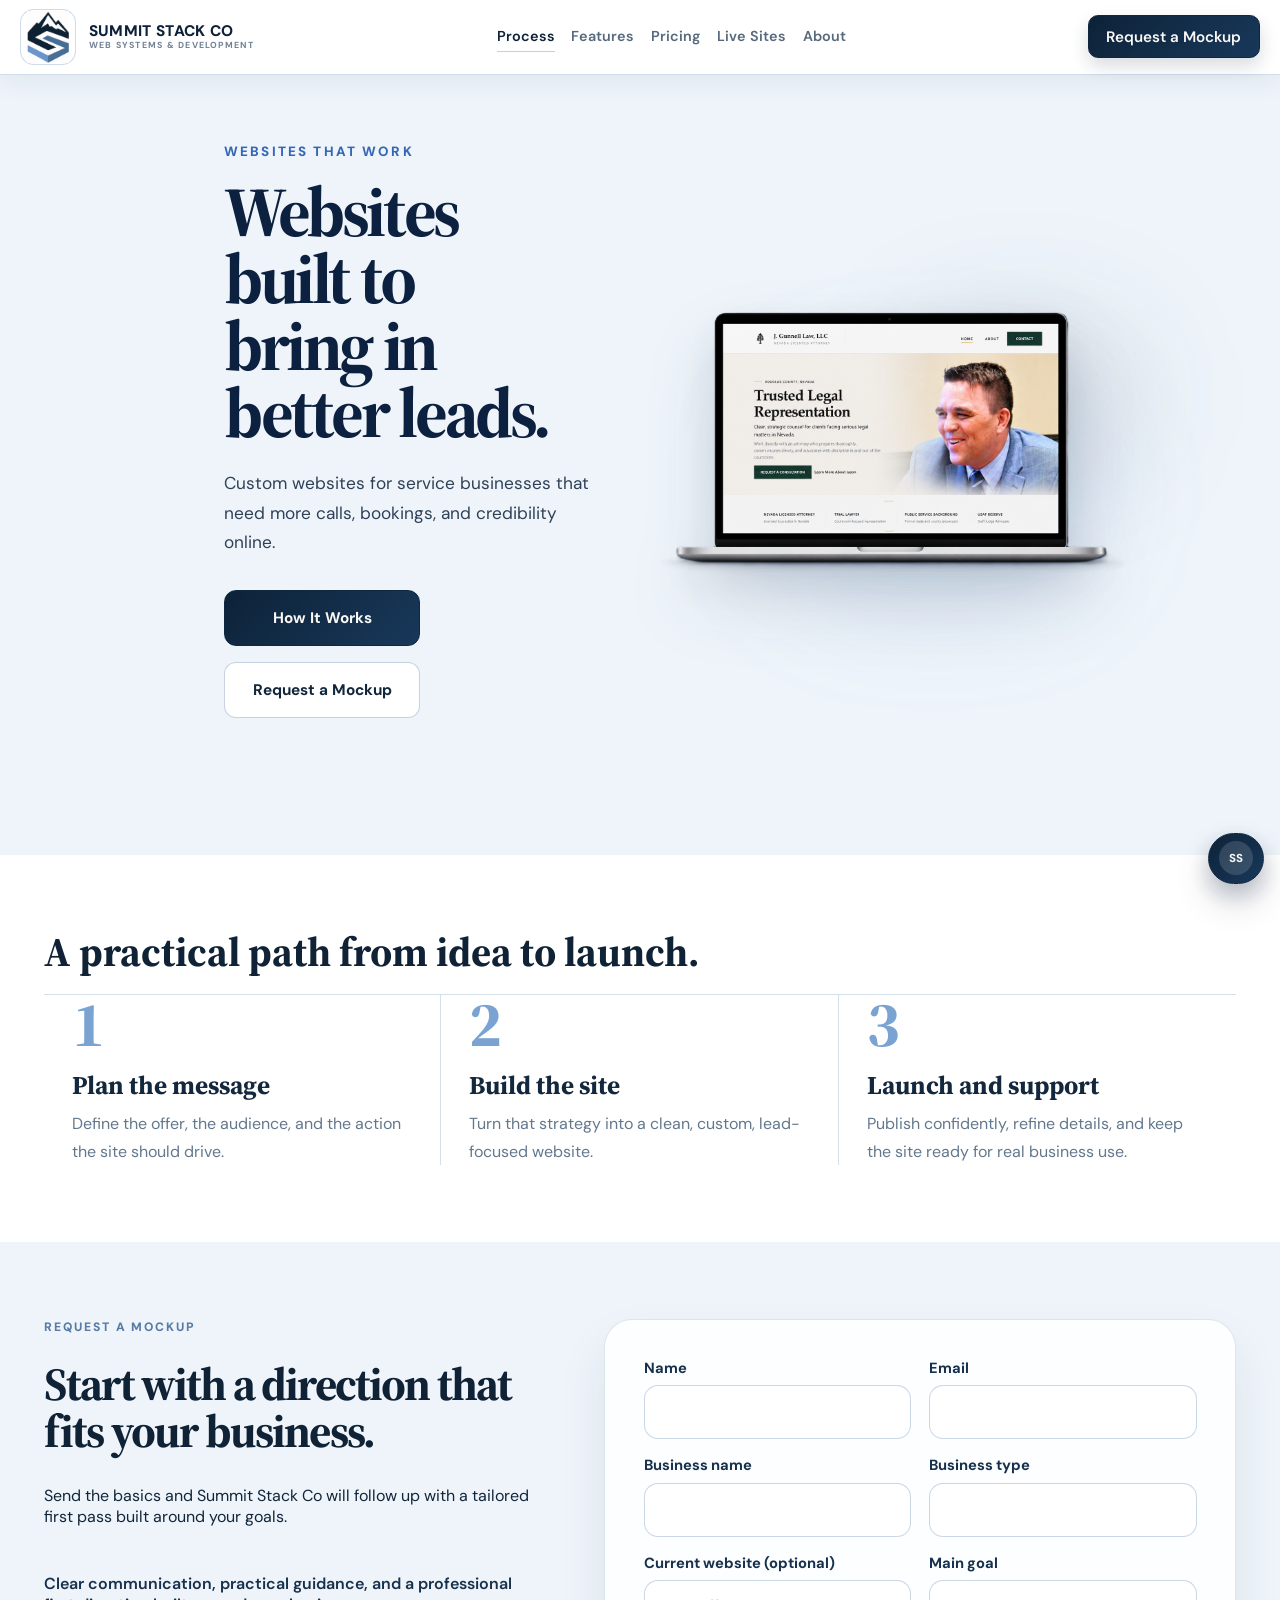
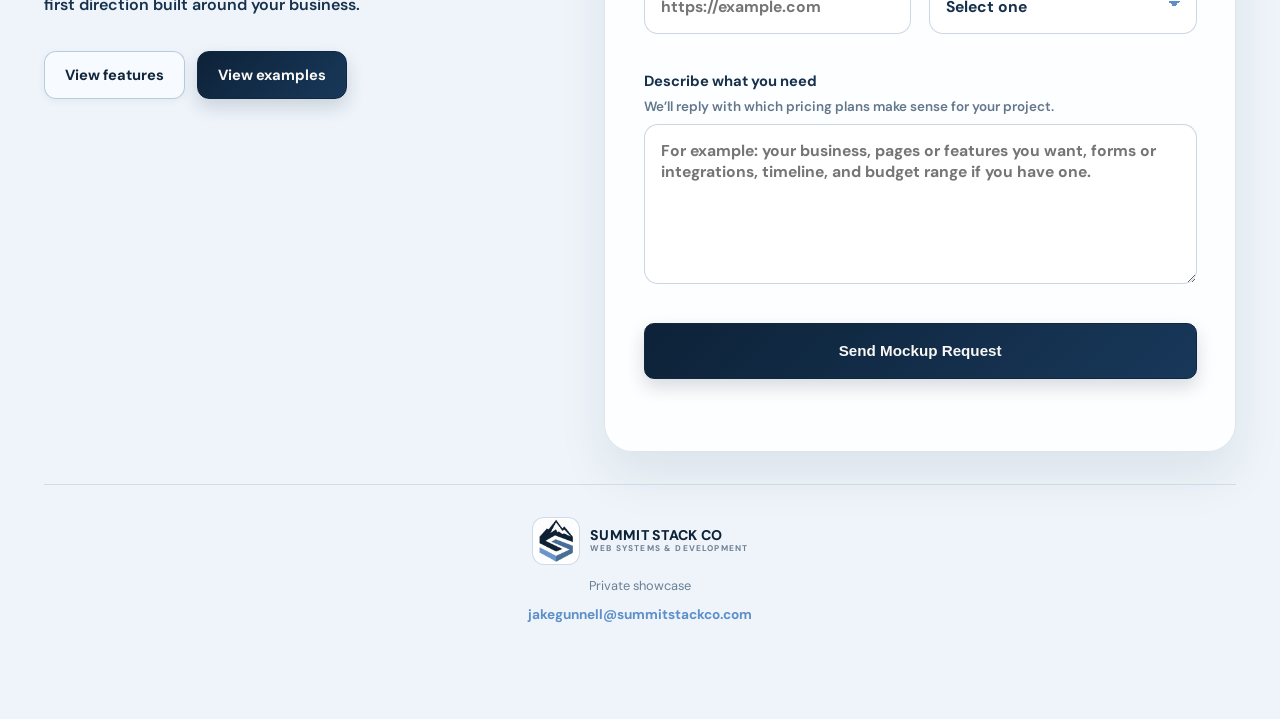
<file: index.html>
<!DOCTYPE html>
<html lang="en">
<head>
  <meta charset="UTF-8">
  <meta name="viewport" content="width=device-width, initial-scale=1">
  <meta name="robots" content="noindex, nofollow">
  <meta name="googlebot" content="noindex, nofollow">
  <title>Summit Stack Co | Sample Sites</title>
  <link rel="preconnect" href="https://fonts.googleapis.com">
  <link rel="preconnect" href="https://fonts.gstatic.com" crossorigin>
  <link href="https://fonts.googleapis.com/css2?family=DM+Sans:ital,opsz,wght@0,9..40,400;0,9..40,500;0,9..40,600;1,9..40,400&family=Source+Serif+4:ital,opsz,wght@0,8..60,500;0,8..60,600;1,8..60,400&display=swap" rel="stylesheet">
  <link rel="stylesheet" href="assets/css/sample-sites-private.css">
  <link rel="icon" href="assets/img/summit-stack-logo-mark.png" type="image/png">
  <script src="assets/js/mockup-form.js" defer></script>
</head>
<body>
<header class="private-showcase-nav">
  <div class="private-showcase-nav__inner">
    <div class="private-showcase-nav__brand">
      <a class="private-showcase-nav__brand-link" href="index.html" aria-label="Summit Stack Co home">
        <span class="private-showcase-nav__brand-badge">
          <img class="private-showcase-nav__brand-logo" src="assets/img/summit-stack-logo-mark.png" alt="Summit Stack Co">
        </span>
      </a>
      <div class="private-showcase-nav__brand-copy">
        <strong class="private-showcase-nav__brand-name">Summit Stack Co</strong>
        <span class="private-showcase-nav__brand-meta">Web Systems &amp; Development</span>
      </div>
    </div>
    <nav class="private-showcase-nav__links" aria-label="Private showcase navigation">
      <a href="index.html#process" aria-current="page">Process</a>
      <a href="features/index.html">Features</a>
      <a href="pricing/index.html">Pricing</a>
      <a href="production/index.html">Live Sites</a>
      <a href="about/index.html">About</a>
    </nav>
    <div class="private-showcase-nav__actions">
      <a class="primary-btn private-showcase-nav__cta" href="#request-mockup">Request a Mockup</a>
      <details class="private-showcase-menu">
        <summary aria-label="Open showcase navigation"><span></span><span></span><span></span></summary>
        <nav aria-label="Mobile private showcase navigation">
          <a href="index.html#process" aria-current="page">Process</a>
          <a href="features/index.html">Features</a>
          <a href="pricing/index.html">Pricing</a>
          <a href="production/index.html">Live Sites</a>
          <a href="about/index.html">About</a>
        </nav>
      </details>
    </div>
  </div>
</header>
<main class="showcase-page summit-home-shell">
  <section class="ss-home-hero">
    <div class="ss-home-hero__inner">
      <div class="ss-home-hero__copy">
        <p class="ss-home-hero__eyebrow">WEBSITES THAT WORK</p>
        <h1>Websites built to bring in better leads.</h1>
        <p class="ss-home-hero__lead">Custom websites for service businesses that need more calls, bookings, and credibility online.</p>
        <div class="ss-home-hero__actions">
          <a class="primary-btn" href="#process">How It Works</a>
          <a class="secondary-btn" href="#request-mockup">Request a Mockup</a>
        </div>
      </div>
      <aside class="ss-home-hero__visual" aria-label="Website preview">
        <a class="ss-home-hero__laptop" href="https://gunslaw.com" target="_blank" rel="noopener noreferrer" aria-label="Visit Gunslaw.com">
          <img src="Logos/laptop.png" alt="Laptop preview showing a service business website">
        </a>
      </aside>
    </div>
  </section>

  <section id="process" class="summit-process-section summit-process-section--fullbleed">
    <div class="summit-process-section__contain">
      <div class="summit-section-heading summit-process-section__heading">
        <h2>A practical path from idea to launch.</h2>
      </div>
      <div class="summit-process-grid">
        <article class="summit-process-card">
          <span class="summit-process-card__step">1</span>
          <h3>Plan the message</h3>
          <p>Define the offer, the audience, and the action the site should drive.</p>
        </article>
        <article class="summit-process-card">
          <span class="summit-process-card__step">2</span>
          <h3>Build the site</h3>
          <p>Turn that strategy into a clean, custom, lead-focused website.</p>
        </article>
        <article class="summit-process-card">
          <span class="summit-process-card__step">3</span>
          <h3>Launch and support</h3>
          <p>Publish confidently, refine details, and keep the site ready for real business use.</p>
        </article>
      </div>
    </div>
  </section>

  <section id="request-mockup" class="summit-form-section">
    <div class="summit-form-section__intro">
      <p class="summit-section-heading__eyebrow">Request a mockup</p>
      <h2>Start with a direction that fits your business.</h2>
      <p>Send the basics and Summit Stack Co will follow up with a tailored first pass built around your goals.</p>
      <p class="summit-form-section__trust">Clear communication, practical guidance, and a professional first direction built around your business.</p>
      <div class="summit-form-intro-actions">
        <a class="secondary-btn summit-form-intro-actions__btn" href="features/index.html">View features</a>
        <a class="primary-btn summit-form-intro-actions__btn" href="production/index.html">View examples</a>
      </div>
    </div>

    <div class="mockup-form-card">
      <form id="mockup-request-form" class="mockup-request-form" action="https://formspree.io/f/mvzdevgp" method="POST">
        <input type="hidden" name="_subject" value="New Website Mockup Request">

        <div class="mockup-form-grid">
          <label>
            Name
            <input type="text" name="name" required autocomplete="name">
          </label>

          <label>
            Email
            <input type="email" name="email" required autocomplete="email">
          </label>

          <label>
            Business name
            <input type="text" name="business_name" required autocomplete="organization">
          </label>

          <label>
            Business type
            <input type="text" name="business_type" autocomplete="organization-title">
          </label>

          <label>
            Current website (optional)
            <input type="url" name="current_website" placeholder="https://example.com">
          </label>

          <label>
            Main goal
            <select name="site_goal" required>
              <option value="">Select one</option>
              <option value="Get more calls">Get more calls</option>
              <option value="Book appointments">Book appointments</option>
              <option value="Request estimates">Request estimates</option>
              <option value="Take reservations">Take reservations</option>
              <option value="General credibility">General credibility</option>
            </select>
          </label>
        </div>

        <label class="mockup-notes-label">
          <span class="mockup-notes-label__text">Describe what you need</span>
          <span class="mockup-notes-label__hint">We’ll reply with which pricing plans make sense for your project.</span>
          <textarea name="notes" rows="5" placeholder="For example: your business, pages or features you want, forms or integrations, timeline, and budget range if you have one."></textarea>
        </label>

        <div class="mockup-form-actions">
          <button type="submit" class="primary-btn">Send Mockup Request</button>
          <p class="mockup-form-status" data-form-status aria-live="polite"></p>
        </div>
      </form>
    </div>
  </section>

  <footer class="private-footer">
    <div class="private-footer__inner">
      <a class="private-footer__brand-link" href="index.html" aria-label="Summit Stack Co home">
        <span class="private-footer__logo-wrap">
          <img class="private-footer__logo" src="assets/img/summit-stack-logo-mark.png" width="40" height="40" alt="">
        </span>
        <span class="private-footer__brand-copy">
          <strong class="private-footer__brand-name">Summit Stack Co</strong>
          <span class="private-footer__brand-meta">Web Systems &amp; Development</span>
        </span>
      </a>
      <p class="private-footer__note">Private showcase</p>
      <a class="private-footer__email" href="mailto:jakegunnell@summitstackco.com">jakegunnell@summitstackco.com</a>
    </div>
  </footer>
</main>
<a class="floating-demo-btn" href="mailto:gunnjakeim@gmail.com?subject=Summit%20Stack%20Co%20Demo%20Request" aria-label="Request a demo">
  <span class="floating-demo-icon" aria-hidden="true">SS</span>
  <span class="floating-demo-text">Request a Demo</span>
</a>
</body>
</html>
</file>
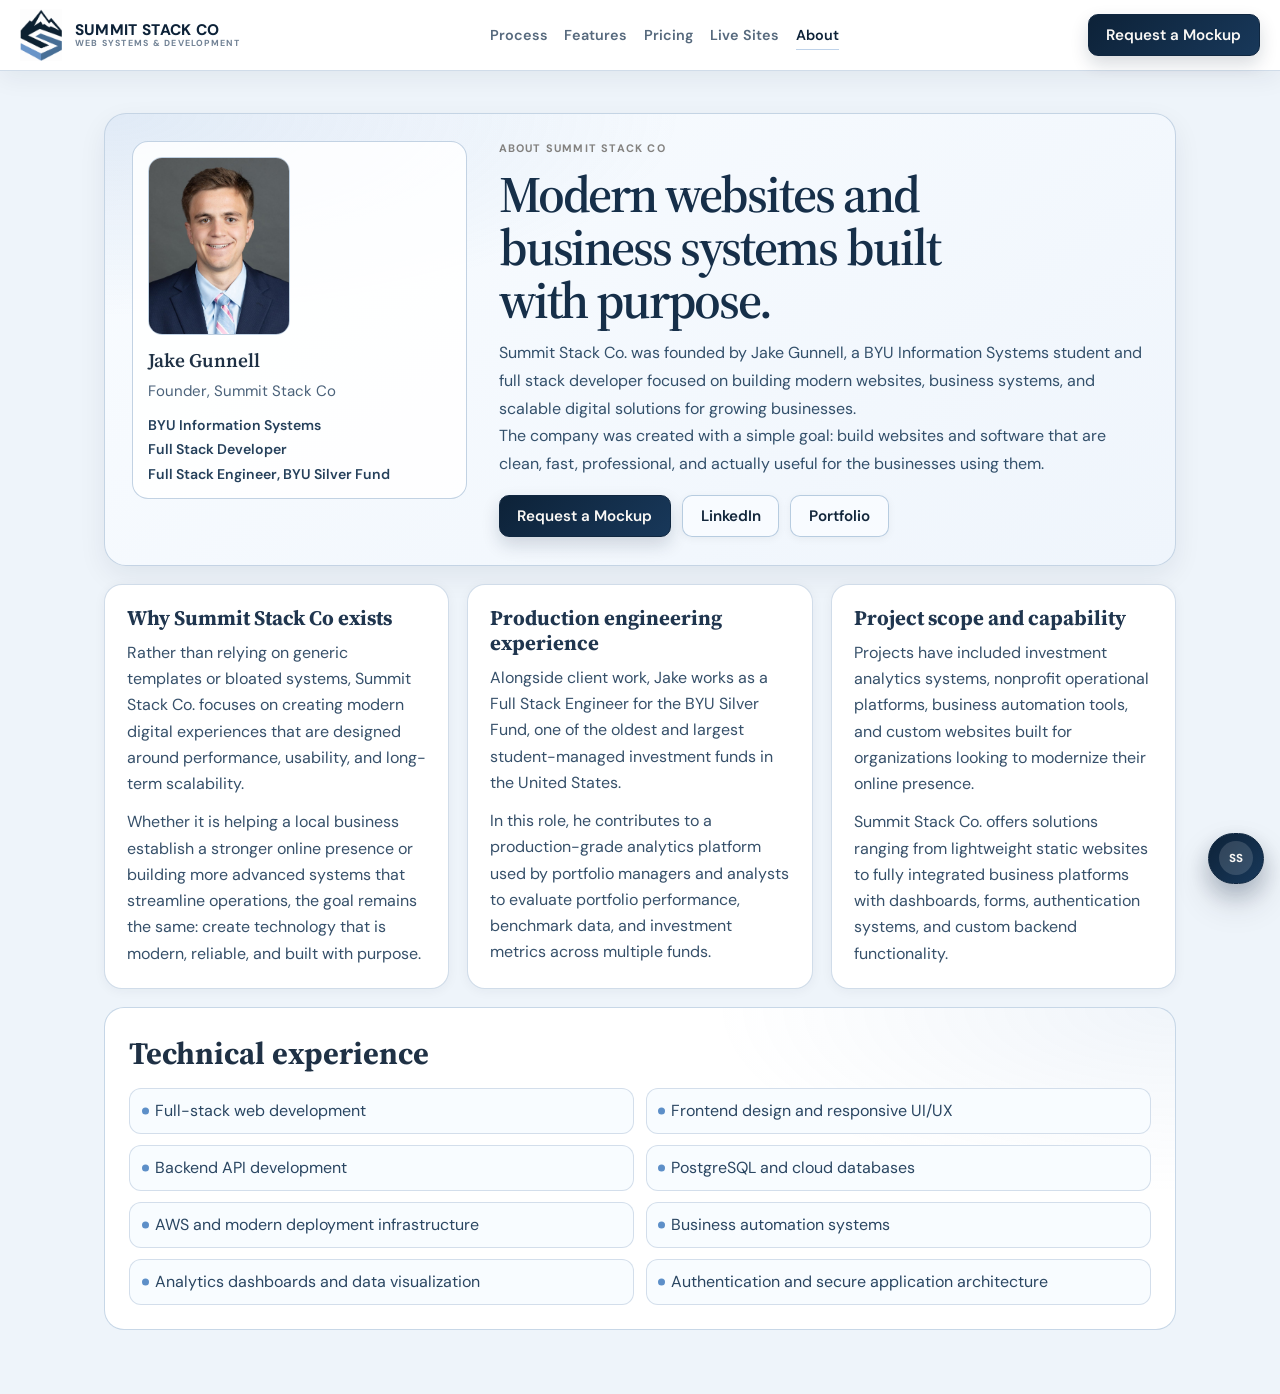
<file: about/index.html>
<!DOCTYPE html>
<html lang="en">
<head>
  <meta charset="UTF-8">
  <meta name="viewport" content="width=device-width, initial-scale=1">
  <meta name="robots" content="noindex, nofollow">
  <meta name="googlebot" content="noindex, nofollow">
  <title>Summit Stack Co | About</title>
  <link rel="preconnect" href="https://fonts.googleapis.com">
  <link rel="preconnect" href="https://fonts.gstatic.com" crossorigin>
  <link href="https://fonts.googleapis.com/css2?family=DM+Sans:ital,opsz,wght@0,9..40,400;0,9..40,500;0,9..40,600;1,9..40,400&family=Source+Serif+4:ital,opsz,wght@0,8..60,500;0,8..60,600;1,8..60,400&display=swap" rel="stylesheet">
  <link rel="stylesheet" href="../assets/css/sample-sites-private.css">
  <link rel="icon" href="../assets/img/summit-stack-logo-mark.png" type="image/png">
</head>
<body>
<header class="private-showcase-nav">
  <div class="private-showcase-nav__inner">
    <div class="private-showcase-nav__brand">
      <a class="private-showcase-nav__brand-link" href="../index.html" aria-label="Summit Stack Co home">
        <img class="private-showcase-nav__brand-logo" src="../assets/img/summit-stack-logo-mark.png" alt="Summit Stack Co">
      </a>
      <div class="private-showcase-nav__brand-copy">
        <strong class="private-showcase-nav__brand-name">Summit Stack Co</strong>
        <span class="private-showcase-nav__brand-meta">Web Systems &amp; Development</span>
      </div>
    </div>
    <nav class="private-showcase-nav__links" aria-label="Private showcase navigation">
      <a href="../index.html#process">Process</a>
      <a href="../features/index.html">Features</a>
      <a href="../pricing/index.html">Pricing</a>
      <a href="../production/index.html">Live Sites</a>
      <a href="../about/index.html" aria-current="page">About</a>
    </nav>
    <div class="private-showcase-nav__actions">
      <a class="primary-btn private-showcase-nav__cta" href="../index.html#request-mockup">Request a Mockup</a>
      <details class="private-showcase-menu">
        <summary aria-label="Open showcase navigation"><span></span><span></span><span></span></summary>
        <nav aria-label="Mobile private showcase navigation">
          <a href="../index.html#process">Process</a>
          <a href="../features/index.html">Features</a>
          <a href="../pricing/index.html">Pricing</a>
          <a href="../production/index.html">Live Sites</a>
          <a href="../about/index.html" aria-current="page">About</a>
        </nav>
      </details>
    </div>
  </div>
</header>

<main class="showcase-page about-page about-page--redesign">
  <section class="about-hero-card" aria-labelledby="about-title">
    <div class="about-hero-card__profile">
      <img class="about-hero-card__headshot" src="../assets/img/Headshot.jpg" alt="Jake Gunnell headshot">
      <p class="about-hero-card__name">Jake Gunnell</p>
      <p class="about-hero-card__role">Founder, Summit Stack Co</p>
      <ul class="about-hero-card__meta">
        <li>BYU Information Systems</li>
        <li>Full Stack Developer</li>
        <li>Full Stack Engineer, BYU Silver Fund</li>
      </ul>
    </div>
    <div class="about-hero-card__copy">
      <p class="sample-private-label">About Summit Stack Co</p>
      <h1 id="about-title">Modern websites and business systems built with purpose.</h1>
      <p class="about-hero-card__lead">Summit Stack Co. was founded by Jake Gunnell, a BYU Information Systems student and full stack developer focused on building modern websites, business systems, and scalable digital solutions for growing businesses.</p>
      <p class="about-hero-card__lead">The company was created with a simple goal: build websites and software that are clean, fast, professional, and actually useful for the businesses using them.</p>
      <div class="about-hero-card__actions">
        <a class="primary-btn" href="../index.html#request-mockup">Request a Mockup</a>
        <a class="secondary-btn" href="https://www.linkedin.com/in/gary-jake-gunnell/" target="_blank" rel="noopener noreferrer">LinkedIn</a>
        <a class="secondary-btn" href="https://jakegunnell.com" target="_blank" rel="noopener noreferrer">Portfolio</a>
      </div>
    </div>
  </section>

  <section class="about-story-grid" aria-label="About Summit Stack Co background">
    <article class="about-story-card">
      <h2>Why Summit Stack Co exists</h2>
      <p>Rather than relying on generic templates or bloated systems, Summit Stack Co. focuses on creating modern digital experiences that are designed around performance, usability, and long-term scalability.</p>
      <p>Whether it is helping a local business establish a stronger online presence or building more advanced systems that streamline operations, the goal remains the same: create technology that is modern, reliable, and built with purpose.</p>
    </article>
    <article class="about-story-card">
      <h2>Production engineering experience</h2>
      <p>Alongside client work, Jake works as a Full Stack Engineer for the BYU Silver Fund, one of the oldest and largest student-managed investment funds in the United States.</p>
      <p>In this role, he contributes to a production-grade analytics platform used by portfolio managers and analysts to evaluate portfolio performance, benchmark data, and investment metrics across multiple funds.</p>
    </article>
    <article class="about-story-card">
      <h2>Project scope and capability</h2>
      <p>Projects have included investment analytics systems, nonprofit operational platforms, business automation tools, and custom websites built for organizations looking to modernize their online presence.</p>
      <p>Summit Stack Co. offers solutions ranging from lightweight static websites to fully integrated business platforms with dashboards, forms, authentication systems, and custom backend functionality.</p>
    </article>
  </section>

  <section class="about-skills-panel" aria-labelledby="about-skills-heading">
    <h2 id="about-skills-heading">Technical experience</h2>
    <ul class="about-skill-grid">
      <li>Full-stack web development</li>
      <li>Frontend design and responsive UI/UX</li>
      <li>Backend API development</li>
      <li>PostgreSQL and cloud databases</li>
      <li>AWS and modern deployment infrastructure</li>
      <li>Business automation systems</li>
      <li>Analytics dashboards and data visualization</li>
      <li>Authentication and secure application architecture</li>
    </ul>
  </section>
</main>

<a class="floating-demo-btn" href="mailto:jakegunnell@summitstackco.com?subject=Summit%20Stack%20Co%20Demo%20Request" aria-label="Request a demo">
  <span class="floating-demo-icon" aria-hidden="true">SS</span>
  <span class="floating-demo-text">Request a Demo</span>
</a>
</body>
</html>
</file>
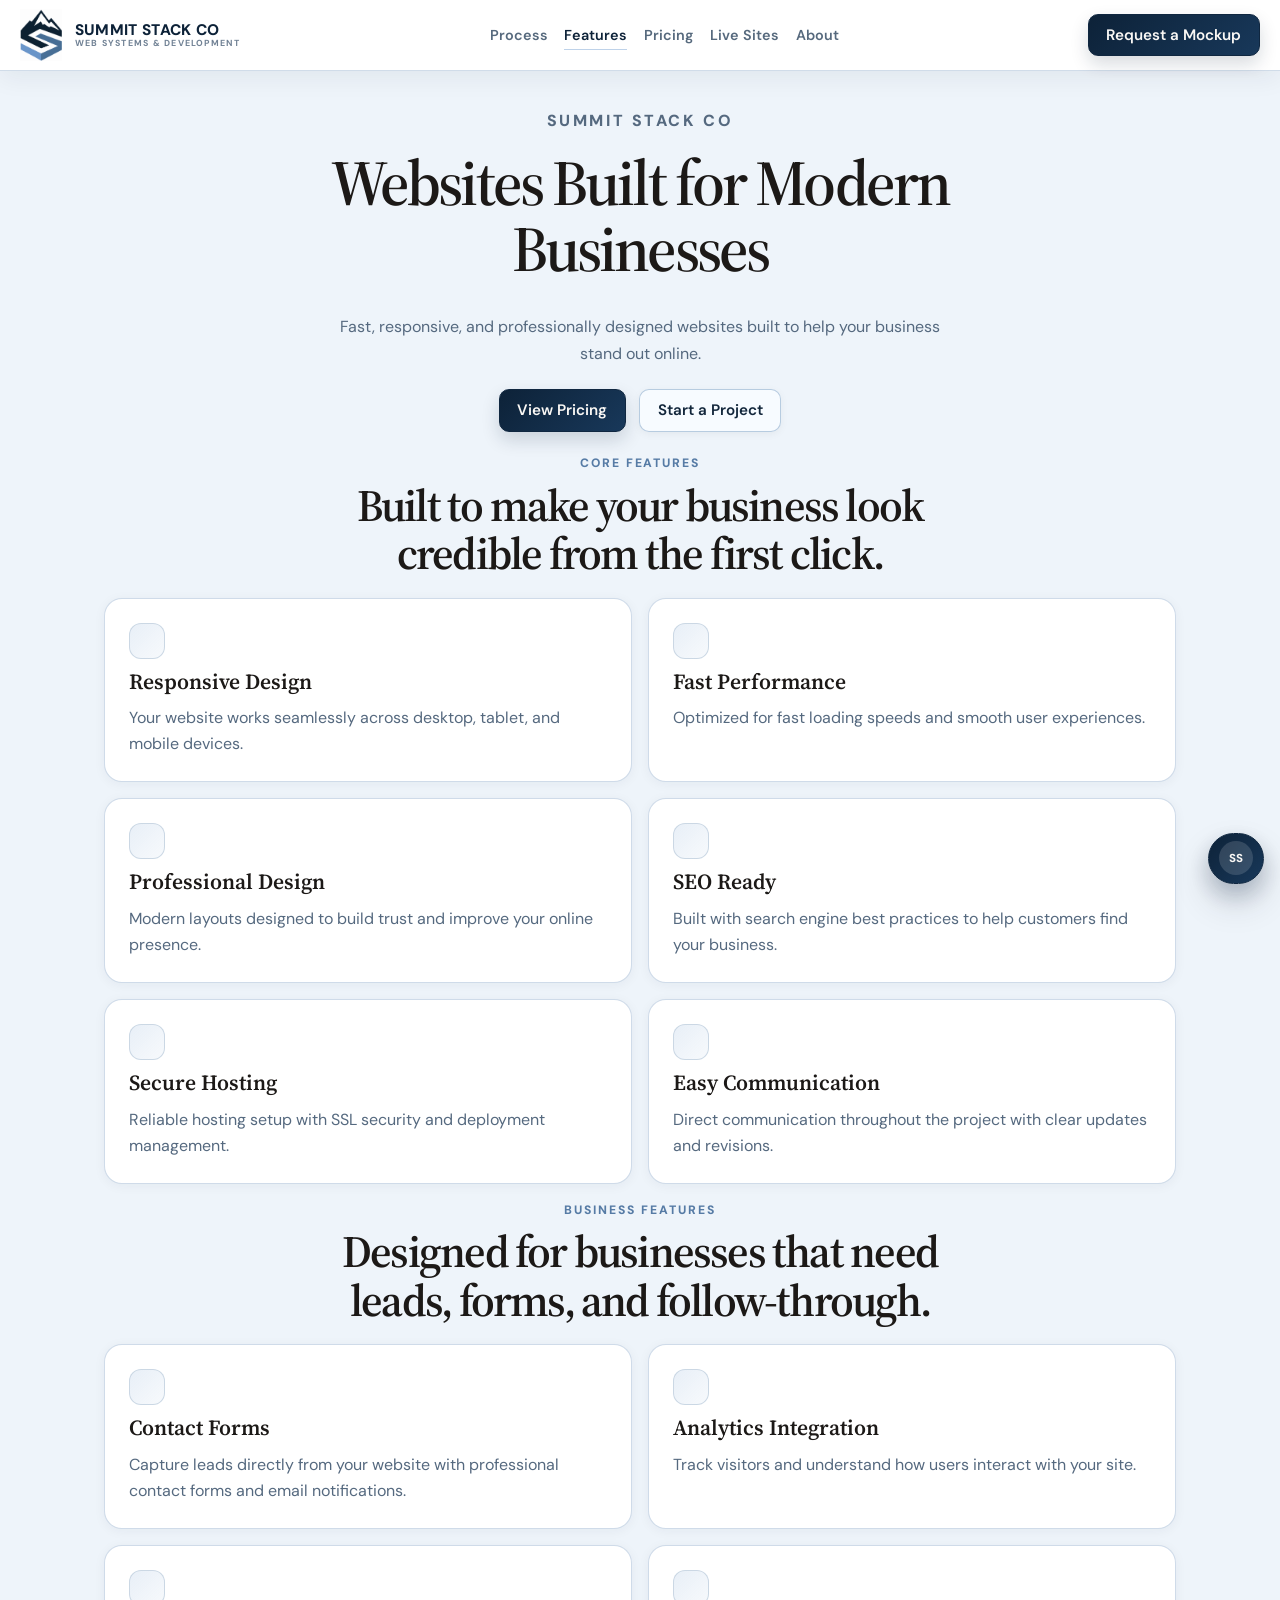
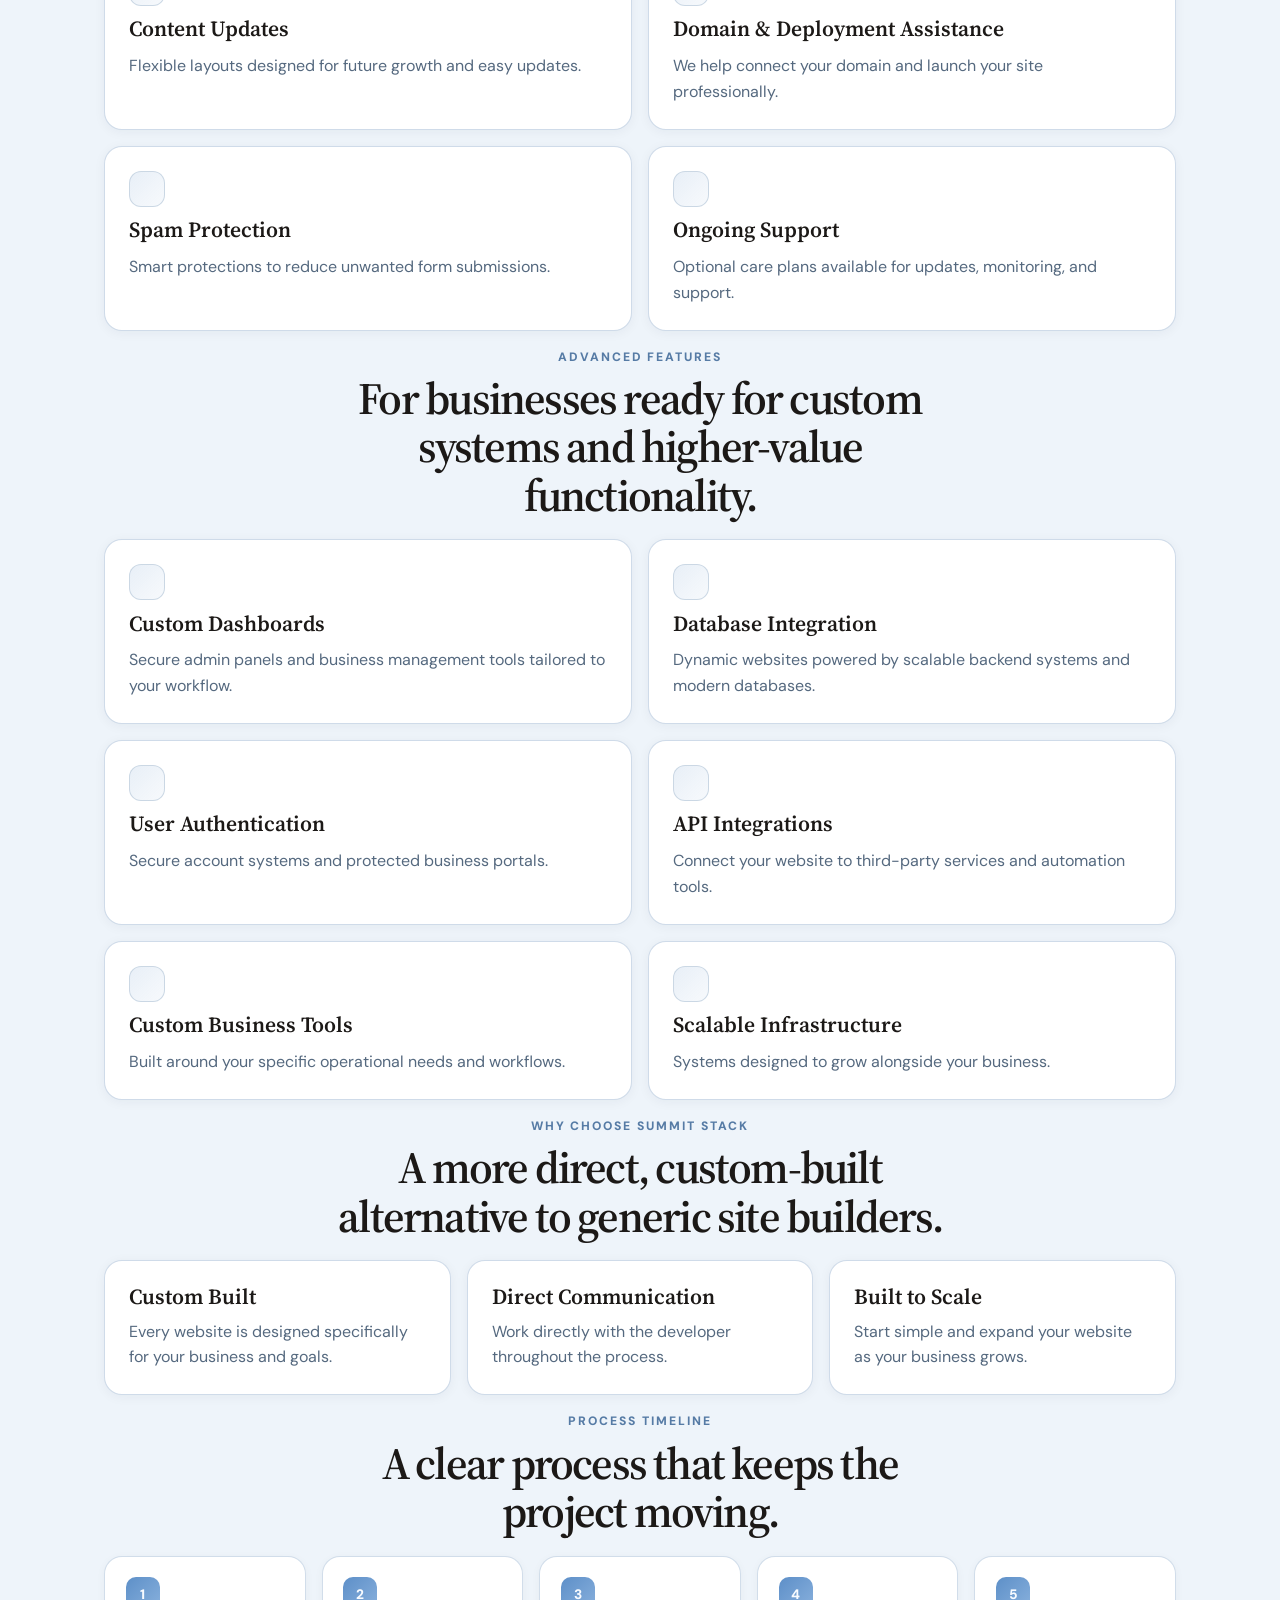
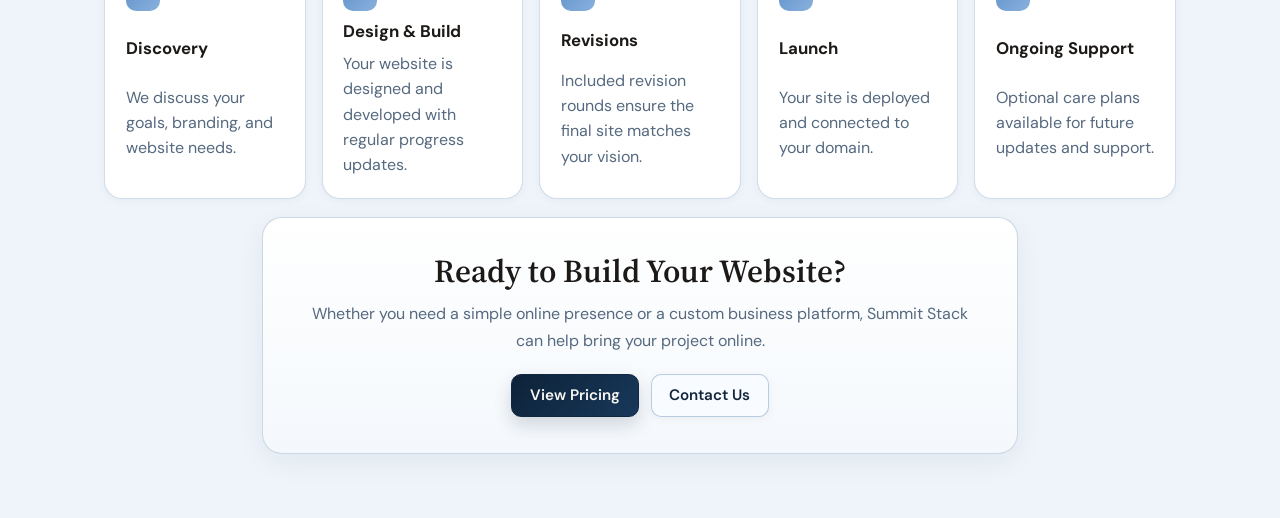
<file: features/index.html>
<!DOCTYPE html>
<html lang="en">
<head>
  <meta charset="UTF-8">
  <meta name="viewport" content="width=device-width, initial-scale=1">
  <meta name="robots" content="noindex, nofollow">
  <meta name="googlebot" content="noindex, nofollow">
  <title>Summit Stack Co | Website Features</title>
  <link rel="preconnect" href="https://fonts.googleapis.com">
  <link rel="preconnect" href="https://fonts.gstatic.com" crossorigin>
  <link href="https://fonts.googleapis.com/css2?family=DM+Sans:ital,opsz,wght@0,9..40,400;0,9..40,500;0,9..40,600;1,9..40,400&family=Source+Serif+4:ital,opsz,wght@0,8..60,500;0,8..60,600;1,8..60,400&display=swap" rel="stylesheet">
  <link rel="stylesheet" href="../assets/css/sample-sites-private.css">
  <link rel="icon" href="../assets/img/summit-stack-logo-mark.png" type="image/png">
</head>
<body>
<header class="private-showcase-nav">
  <div class="private-showcase-nav__inner">
    <div class="private-showcase-nav__brand">
      <a class="private-showcase-nav__brand-link" href="../index.html" aria-label="Summit Stack Co home">
        <img class="private-showcase-nav__brand-logo" src="../assets/img/summit-stack-logo-mark.png" alt="Summit Stack Co">
      </a>
      <div class="private-showcase-nav__brand-copy">
        <strong class="private-showcase-nav__brand-name">Summit Stack Co</strong>
        <span class="private-showcase-nav__brand-meta">Web Systems &amp; Development</span>
      </div>
    </div>
    <nav class="private-showcase-nav__links" aria-label="Private showcase navigation">
      <a href="../index.html#process">Process</a>
      <a href="../features/index.html" aria-current="page">Features</a>
      <a href="../pricing/index.html">Pricing</a>
      <a href="../production/index.html">Live Sites</a>
      <a href="../about/index.html">About</a>
    </nav>
    <div class="private-showcase-nav__actions">
      <a class="primary-btn private-showcase-nav__cta" href="../index.html#request-mockup">Request a Mockup</a>
      <details class="private-showcase-menu">
        <summary aria-label="Open showcase navigation"><span></span><span></span><span></span></summary>
        <nav aria-label="Mobile private showcase navigation">
          <a href="../index.html#process">Process</a>
          <a href="../features/index.html" aria-current="page">Features</a>
          <a href="../pricing/index.html">Pricing</a>
          <a href="../production/index.html">Live Sites</a>
          <a href="../about/index.html">About</a>
        </nav>
      </details>
    </div>
  </div>
</header>

<main class="showcase-page features-page features-page--polish">
  <section class="features-page-hero">
    <p class="summit-section-heading__eyebrow">Summit Stack Co</p>
    <h1>Websites Built for Modern Businesses</h1>
    <p>Fast, responsive, and professionally designed websites built to help your business stand out online.</p>
    <div class="features-page-hero__actions">
      <a class="primary-btn" href="../pricing/index.html">View Pricing</a>
      <a class="secondary-btn" href="../index.html#request-mockup">Start a Project</a>
    </div>
  </section>

  <section class="features-grid-section" aria-labelledby="core-features-heading">
    <div class="features-grid-heading">
      <p class="summit-section-heading__eyebrow">Core Features</p>
      <h2 id="core-features-heading">Built to make your business look credible from the first click.</h2>
    </div>
    <div class="features-card-grid">
      <article class="features-card">
        <span class="features-card__icon" aria-hidden="true"></span>
        <h3>Responsive Design</h3>
        <p>Your website works seamlessly across desktop, tablet, and mobile devices.</p>
      </article>
      <article class="features-card">
        <span class="features-card__icon" aria-hidden="true"></span>
        <h3>Fast Performance</h3>
        <p>Optimized for fast loading speeds and smooth user experiences.</p>
      </article>
      <article class="features-card">
        <span class="features-card__icon" aria-hidden="true"></span>
        <h3>Professional Design</h3>
        <p>Modern layouts designed to build trust and improve your online presence.</p>
      </article>
      <article class="features-card">
        <span class="features-card__icon" aria-hidden="true"></span>
        <h3>SEO Ready</h3>
        <p>Built with search engine best practices to help customers find your business.</p>
      </article>
      <article class="features-card">
        <span class="features-card__icon" aria-hidden="true"></span>
        <h3>Secure Hosting</h3>
        <p>Reliable hosting setup with SSL security and deployment management.</p>
      </article>
      <article class="features-card">
        <span class="features-card__icon" aria-hidden="true"></span>
        <h3>Easy Communication</h3>
        <p>Direct communication throughout the project with clear updates and revisions.</p>
      </article>
    </div>
  </section>

  <section class="features-grid-section" aria-labelledby="business-features-heading">
    <div class="features-grid-heading">
      <p class="summit-section-heading__eyebrow">Business Features</p>
      <h2 id="business-features-heading">Designed for businesses that need leads, forms, and follow-through.</h2>
    </div>
    <div class="features-card-grid">
      <article class="features-card">
        <span class="features-card__icon" aria-hidden="true"></span>
        <h3>Contact Forms</h3>
        <p>Capture leads directly from your website with professional contact forms and email notifications.</p>
      </article>
      <article class="features-card">
        <span class="features-card__icon" aria-hidden="true"></span>
        <h3>Analytics Integration</h3>
        <p>Track visitors and understand how users interact with your site.</p>
      </article>
      <article class="features-card">
        <span class="features-card__icon" aria-hidden="true"></span>
        <h3>Content Updates</h3>
        <p>Flexible layouts designed for future growth and easy updates.</p>
      </article>
      <article class="features-card">
        <span class="features-card__icon" aria-hidden="true"></span>
        <h3>Domain &amp; Deployment Assistance</h3>
        <p>We help connect your domain and launch your site professionally.</p>
      </article>
      <article class="features-card">
        <span class="features-card__icon" aria-hidden="true"></span>
        <h3>Spam Protection</h3>
        <p>Smart protections to reduce unwanted form submissions.</p>
      </article>
      <article class="features-card">
        <span class="features-card__icon" aria-hidden="true"></span>
        <h3>Ongoing Support</h3>
        <p>Optional care plans available for updates, monitoring, and support.</p>
      </article>
    </div>
  </section>

  <section class="features-grid-section" aria-labelledby="advanced-features-heading">
    <div class="features-grid-heading">
      <p class="summit-section-heading__eyebrow">Advanced Features</p>
      <h2 id="advanced-features-heading">For businesses ready for custom systems and higher-value functionality.</h2>
    </div>
    <div class="features-card-grid">
      <article class="features-card">
        <span class="features-card__icon" aria-hidden="true"></span>
        <h3>Custom Dashboards</h3>
        <p>Secure admin panels and business management tools tailored to your workflow.</p>
      </article>
      <article class="features-card">
        <span class="features-card__icon" aria-hidden="true"></span>
        <h3>Database Integration</h3>
        <p>Dynamic websites powered by scalable backend systems and modern databases.</p>
      </article>
      <article class="features-card">
        <span class="features-card__icon" aria-hidden="true"></span>
        <h3>User Authentication</h3>
        <p>Secure account systems and protected business portals.</p>
      </article>
      <article class="features-card">
        <span class="features-card__icon" aria-hidden="true"></span>
        <h3>API Integrations</h3>
        <p>Connect your website to third-party services and automation tools.</p>
      </article>
      <article class="features-card">
        <span class="features-card__icon" aria-hidden="true"></span>
        <h3>Custom Business Tools</h3>
        <p>Built around your specific operational needs and workflows.</p>
      </article>
      <article class="features-card">
        <span class="features-card__icon" aria-hidden="true"></span>
        <h3>Scalable Infrastructure</h3>
        <p>Systems designed to grow alongside your business.</p>
      </article>
    </div>
  </section>

  <section class="features-grid-section" aria-labelledby="why-summit-heading">
    <div class="features-grid-heading">
      <p class="summit-section-heading__eyebrow">Why Choose Summit Stack</p>
      <h2 id="why-summit-heading">A more direct, custom-built alternative to generic site builders.</h2>
    </div>
    <div class="features-card-grid features-card-grid--three">
      <article class="features-card features-card--compact">
        <h3>Custom Built</h3>
        <p>Every website is designed specifically for your business and goals.</p>
      </article>
      <article class="features-card features-card--compact">
        <h3>Direct Communication</h3>
        <p>Work directly with the developer throughout the process.</p>
      </article>
      <article class="features-card features-card--compact">
        <h3>Built to Scale</h3>
        <p>Start simple and expand your website as your business grows.</p>
      </article>
    </div>
  </section>

  <section class="features-timeline-section" aria-labelledby="timeline-heading">
    <div class="features-grid-heading">
      <p class="summit-section-heading__eyebrow">Process Timeline</p>
      <h2 id="timeline-heading">A clear process that keeps the project moving.</h2>
    </div>
    <div class="features-timeline">
      <article class="features-step">
        <span class="features-step__number">1</span>
        <h3>Discovery</h3>
        <p>We discuss your goals, branding, and website needs.</p>
      </article>
      <article class="features-step">
        <span class="features-step__number">2</span>
        <h3>Design &amp; Build</h3>
        <p>Your website is designed and developed with regular progress updates.</p>
      </article>
      <article class="features-step">
        <span class="features-step__number">3</span>
        <h3>Revisions</h3>
        <p>Included revision rounds ensure the final site matches your vision.</p>
      </article>
      <article class="features-step">
        <span class="features-step__number">4</span>
        <h3>Launch</h3>
        <p>Your site is deployed and connected to your domain.</p>
      </article>
      <article class="features-step">
        <span class="features-step__number">5</span>
        <h3>Ongoing Support</h3>
        <p>Optional care plans available for future updates and support.</p>
      </article>
    </div>
  </section>

  <section class="features-page-cta">
    <h2>Ready to Build Your Website?</h2>
    <p>Whether you need a simple online presence or a custom business platform, Summit Stack can help bring your project online.</p>
    <div class="pricing-page-actions">
      <a class="primary-btn" href="../pricing/index.html">View Pricing</a>
      <a class="secondary-btn" href="../index.html#request-mockup">Contact Us</a>
    </div>
  </section>
</main>
<a class="floating-demo-btn" href="mailto:gunnjakeim@gmail.com?subject=Summit%20Stack%20Co%20Demo%20Request" aria-label="Request a demo">
  <span class="floating-demo-icon" aria-hidden="true">SS</span>
  <span class="floating-demo-text">Request a Demo</span>
</a>
</body>
</html>
</file>
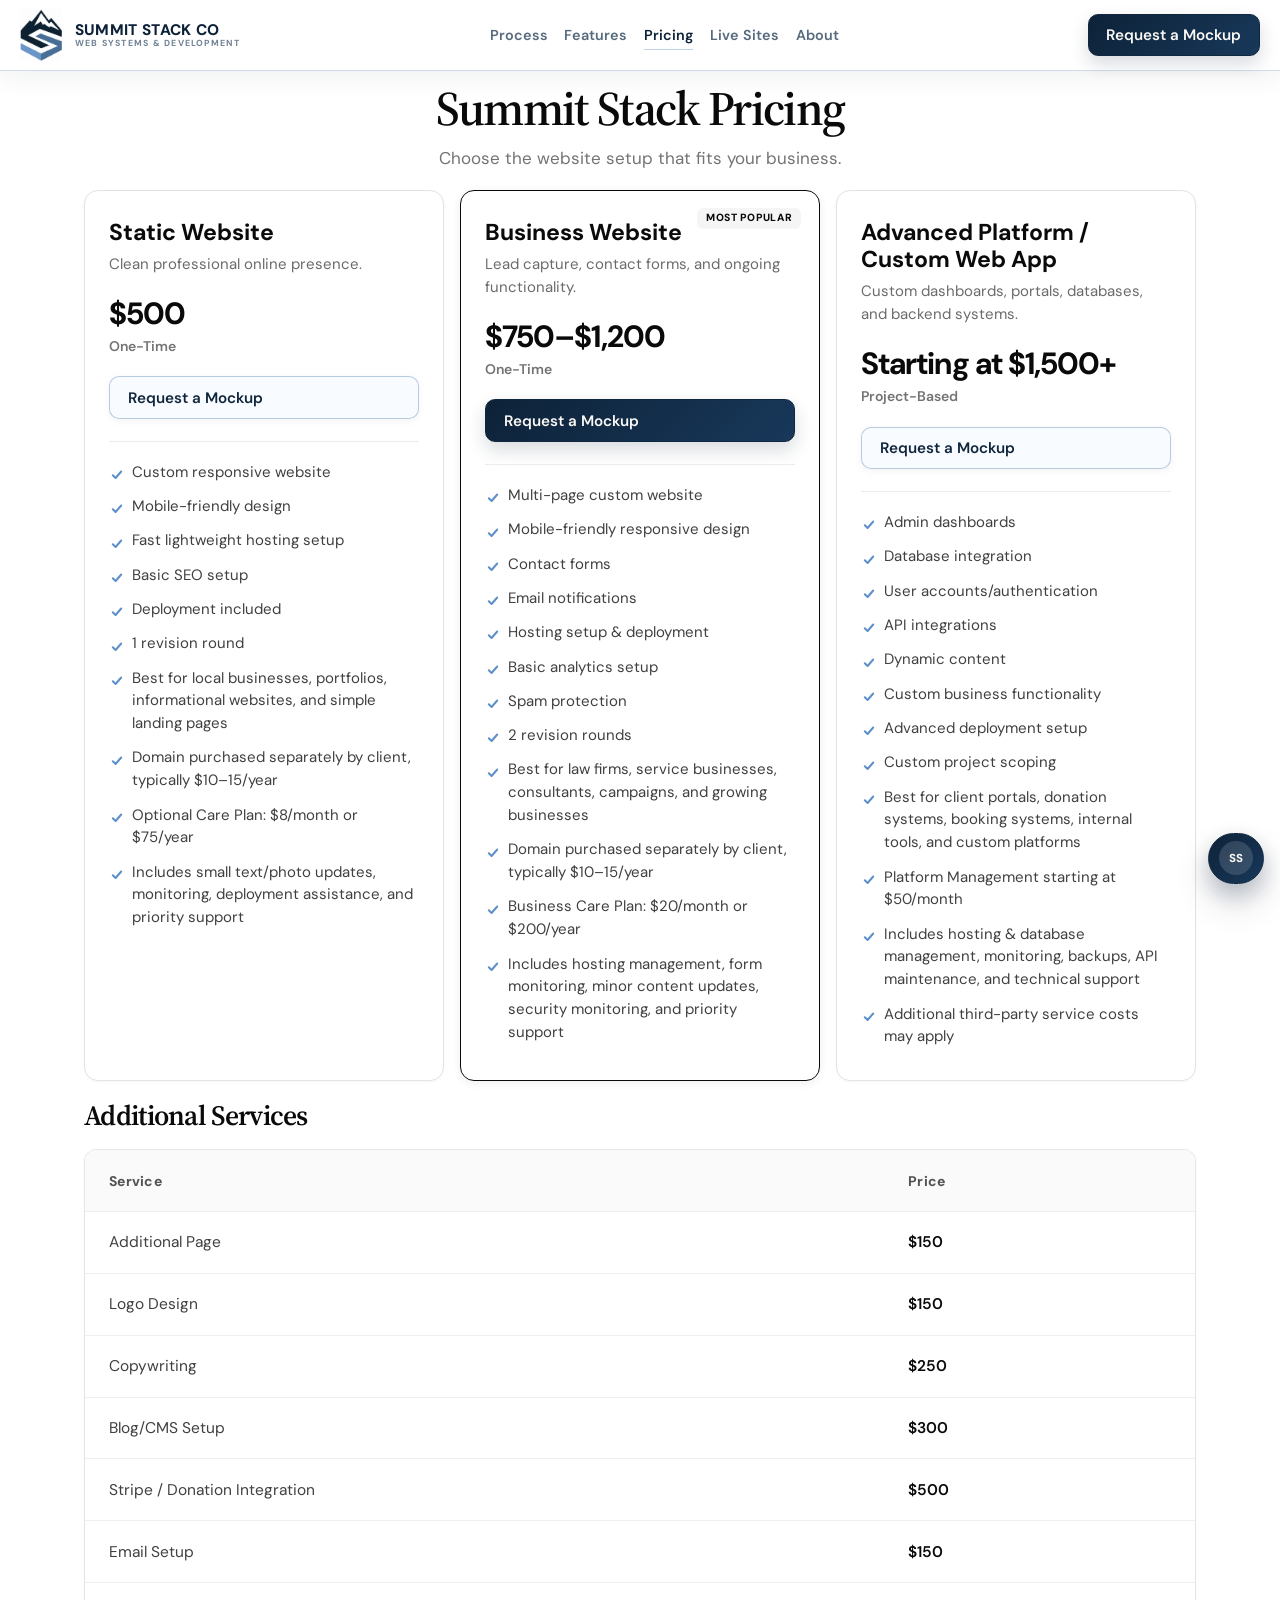
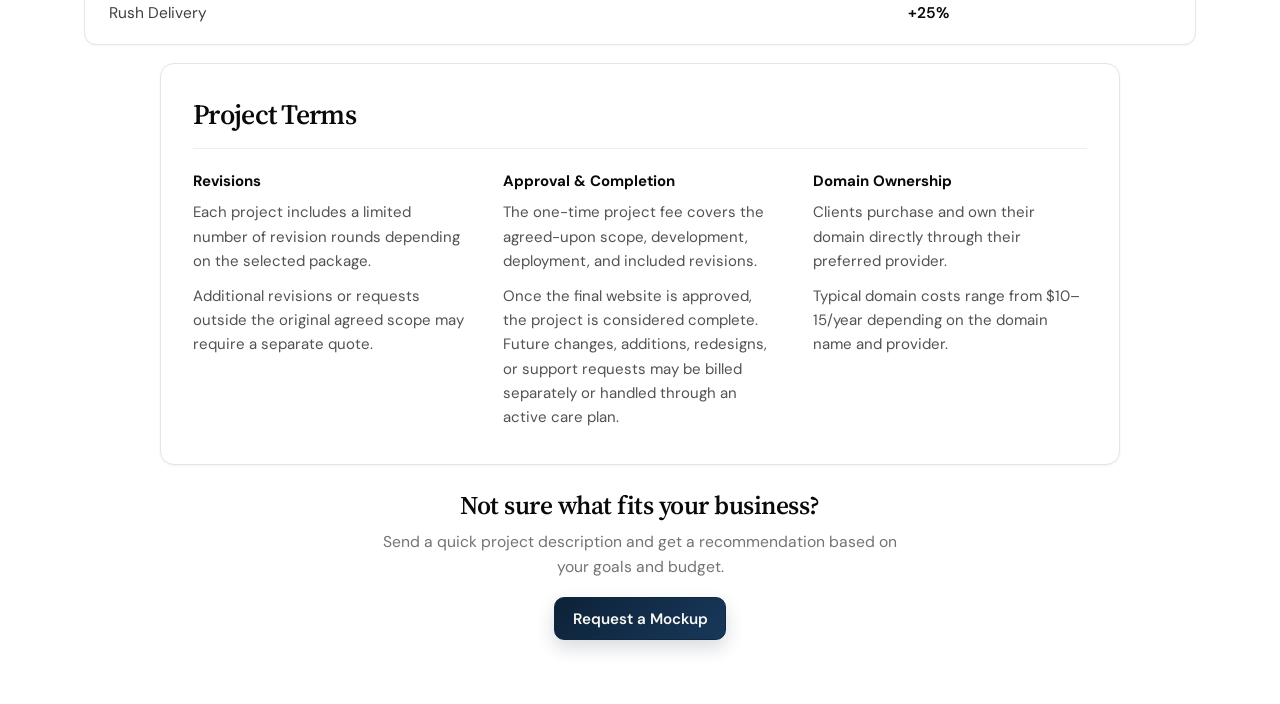
<file: pricing/index.html>
<!DOCTYPE html>
<html lang="en">
<head>
  <meta charset="UTF-8">
  <meta name="viewport" content="width=device-width, initial-scale=1">
  <meta name="robots" content="noindex, nofollow">
  <meta name="googlebot" content="noindex, nofollow">
  <title>Summit Stack Co | Website Pricing</title>
  <link rel="preconnect" href="https://fonts.googleapis.com">
  <link rel="preconnect" href="https://fonts.gstatic.com" crossorigin>
  <link href="https://fonts.googleapis.com/css2?family=DM+Sans:ital,opsz,wght@0,9..40,400;0,9..40,500;0,9..40,600;1,9..40,400&family=Source+Serif+4:ital,opsz,wght@0,8..60,500;0,8..60,600;1,8..60,400&display=swap" rel="stylesheet">
  <link rel="stylesheet" href="../assets/css/sample-sites-private.css">
  <link rel="icon" href="../assets/img/summit-stack-logo-mark.png" type="image/png">
</head>
<body class="page-pricing">
<header class="private-showcase-nav">
  <div class="private-showcase-nav__inner">
    <div class="private-showcase-nav__brand">
      <a class="private-showcase-nav__brand-link" href="../index.html" aria-label="Summit Stack Co home">
        <img class="private-showcase-nav__brand-logo" src="../assets/img/summit-stack-logo-mark.png" alt="Summit Stack Co">
      </a>
      <div class="private-showcase-nav__brand-copy">
        <strong class="private-showcase-nav__brand-name">Summit Stack Co</strong>
        <span class="private-showcase-nav__brand-meta">Web Systems &amp; Development</span>
      </div>
    </div>
    <nav class="private-showcase-nav__links" aria-label="Private showcase navigation">
      <a href="../index.html#process">Process</a>
      <a href="../features/index.html">Features</a>
      <a href="../pricing/index.html" aria-current="page">Pricing</a>
      <a href="../production/index.html">Live Sites</a>
      <a href="../about/index.html">About</a>
    </nav>
    <div class="private-showcase-nav__actions">
      <a class="primary-btn private-showcase-nav__cta" href="../index.html#request-mockup">Request a Mockup</a>
      <details class="private-showcase-menu">
        <summary aria-label="Open showcase navigation"><span></span><span></span><span></span></summary>
        <nav aria-label="Mobile private showcase navigation">
          <a href="../index.html#process">Process</a>
          <a href="../features/index.html">Features</a>
          <a href="../pricing/index.html" aria-current="page">Pricing</a>
          <a href="../production/index.html">Live Sites</a>
          <a href="../about/index.html">About</a>
        </nav>
      </details>
    </div>
  </div>
</header>

<main class="showcase-page pricing-page pricing-page--minimal">
  <header class="ss-pricing-header">
    <h1>Summit Stack Pricing</h1>
    <p class="ss-pricing-header__sub">Choose the website setup that fits your business.</p>
  </header>

  <section class="ss-pricing-plans" aria-labelledby="pricing-plans-heading">
    <h2 id="pricing-plans-heading" class="visually-hidden">Website packages</h2>
    <div class="ss-pricing-grid">
    <article class="ss-pricing-card">
      <h3 class="ss-pricing-card__title">Static Website</h3>
      <p class="ss-pricing-card__subtitle">Clean professional online presence.</p>
      <p class="ss-pricing-card__price">
        <span class="ss-pricing-card__amount">$500</span>
        <span class="ss-pricing-card__label">One-Time</span>
      </p>
      <a class="secondary-btn ss-pricing-card__cta" href="../index.html#request-mockup">Request a Mockup</a>
      <hr class="ss-pricing-card__divider" aria-hidden="true">
      <ul class="ss-pricing-card__list">
        <li>Custom responsive website</li>
        <li>Mobile-friendly design</li>
        <li>Fast lightweight hosting setup</li>
        <li>Basic SEO setup</li>
        <li>Deployment included</li>
        <li>1 revision round</li>
        <li>Best for local businesses, portfolios, informational websites, and simple landing pages</li>
        <li>Domain purchased separately by client, typically $10&ndash;15/year</li>
        <li>Optional Care Plan: $8/month or $75/year</li>
        <li>Includes small text/photo updates, monitoring, deployment assistance, and priority support</li>
      </ul>
    </article>

    <article class="ss-pricing-card ss-pricing-card--featured">
      <span class="ss-pricing-card__badge">Most Popular</span>
      <h3 class="ss-pricing-card__title">Business Website</h3>
      <p class="ss-pricing-card__subtitle">Lead capture, contact forms, and ongoing functionality.</p>
      <p class="ss-pricing-card__price">
        <span class="ss-pricing-card__amount">$750&ndash;$1,200</span>
        <span class="ss-pricing-card__label">One-Time</span>
      </p>
      <a class="primary-btn ss-pricing-card__cta" href="../index.html#request-mockup">Request a Mockup</a>
      <hr class="ss-pricing-card__divider" aria-hidden="true">
      <ul class="ss-pricing-card__list">
        <li>Multi-page custom website</li>
        <li>Mobile-friendly responsive design</li>
        <li>Contact forms</li>
        <li>Email notifications</li>
        <li>Hosting setup &amp; deployment</li>
        <li>Basic analytics setup</li>
        <li>Spam protection</li>
        <li>2 revision rounds</li>
        <li>Best for law firms, service businesses, consultants, campaigns, and growing businesses</li>
        <li>Domain purchased separately by client, typically $10&ndash;15/year</li>
        <li>Business Care Plan: $20/month or $200/year</li>
        <li>Includes hosting management, form monitoring, minor content updates, security monitoring, and priority support</li>
      </ul>
    </article>

    <article class="ss-pricing-card">
      <h3 class="ss-pricing-card__title">Advanced Platform / Custom Web App</h3>
      <p class="ss-pricing-card__subtitle">Custom dashboards, portals, databases, and backend systems.</p>
      <p class="ss-pricing-card__price">
        <span class="ss-pricing-card__amount">Starting at $1,500+</span>
        <span class="ss-pricing-card__label">Project-Based</span>
      </p>
      <a class="secondary-btn ss-pricing-card__cta" href="../index.html#request-mockup">Request a Mockup</a>
      <hr class="ss-pricing-card__divider" aria-hidden="true">
      <ul class="ss-pricing-card__list">
        <li>Admin dashboards</li>
        <li>Database integration</li>
        <li>User accounts/authentication</li>
        <li>API integrations</li>
        <li>Dynamic content</li>
        <li>Custom business functionality</li>
        <li>Advanced deployment setup</li>
        <li>Custom project scoping</li>
        <li>Best for client portals, donation systems, booking systems, internal tools, and custom platforms</li>
        <li>Platform Management starting at $50/month</li>
        <li>Includes hosting &amp; database management, monitoring, backups, API maintenance, and technical support</li>
        <li>Additional third-party service costs may apply</li>
      </ul>
    </article>
    </div>
  </section>

  <section class="ss-pricing-section ss-pricing-addons" aria-labelledby="additional-services-heading">
    <h2 id="additional-services-heading">Additional Services</h2>
    <div class="ss-pricing-addons__wrap">
      <table class="pricing-services-table">
        <thead>
          <tr>
            <th scope="col">Service</th>
            <th scope="col">Price</th>
          </tr>
        </thead>
        <tbody>
          <tr><td>Additional Page</td><td>$150</td></tr>
          <tr><td>Logo Design</td><td>$150</td></tr>
          <tr><td>Copywriting</td><td>$250</td></tr>
          <tr><td>Blog/CMS Setup</td><td>$300</td></tr>
          <tr><td>Stripe / Donation Integration</td><td>$500</td></tr>
          <tr><td>Email Setup</td><td>$150</td></tr>
          <tr><td>Rush Delivery</td><td>+25%</td></tr>
        </tbody>
      </table>
    </div>
  </section>

  <section class="ss-pricing-section ss-pricing-terms" aria-labelledby="project-terms-heading">
    <div class="ss-pricing-terms__box">
      <h2 id="project-terms-heading">Project Terms</h2>
      <div class="ss-pricing-terms__grid">
        <div class="ss-pricing-terms__block">
          <h3>Revisions</h3>
          <p>Each project includes a limited number of revision rounds depending on the selected package.</p>
          <p>Additional revisions or requests outside the original agreed scope may require a separate quote.</p>
        </div>
        <div class="ss-pricing-terms__block">
          <h3>Approval &amp; Completion</h3>
          <p>The one-time project fee covers the agreed-upon scope, development, deployment, and included revisions.</p>
          <p>Once the final website is approved, the project is considered complete. Future changes, additions, redesigns, or support requests may be billed separately or handled through an active care plan.</p>
        </div>
        <div class="ss-pricing-terms__block">
          <h3>Domain Ownership</h3>
          <p>Clients purchase and own their domain directly through their preferred provider.</p>
          <p>Typical domain costs range from $10&ndash;15/year depending on the domain name and provider.</p>
        </div>
      </div>
    </div>
  </section>

  <section class="ss-pricing-bottom" aria-labelledby="pricing-help-heading">
    <h2 id="pricing-help-heading">Not sure what fits your business?</h2>
    <p>Send a quick project description and get a recommendation based on your goals and budget.</p>
    <div class="pricing-page-actions">
      <a class="primary-btn" href="../index.html#request-mockup">Request a Mockup</a>
    </div>
  </section>
</main>
<a class="floating-demo-btn" href="mailto:gunnjakeim@gmail.com?subject=Summit%20Stack%20Co%20Demo%20Request" aria-label="Request a demo">
  <span class="floating-demo-icon" aria-hidden="true">SS</span>
  <span class="floating-demo-text">Request a Demo</span>
</a>
</body>
</html>
</file>
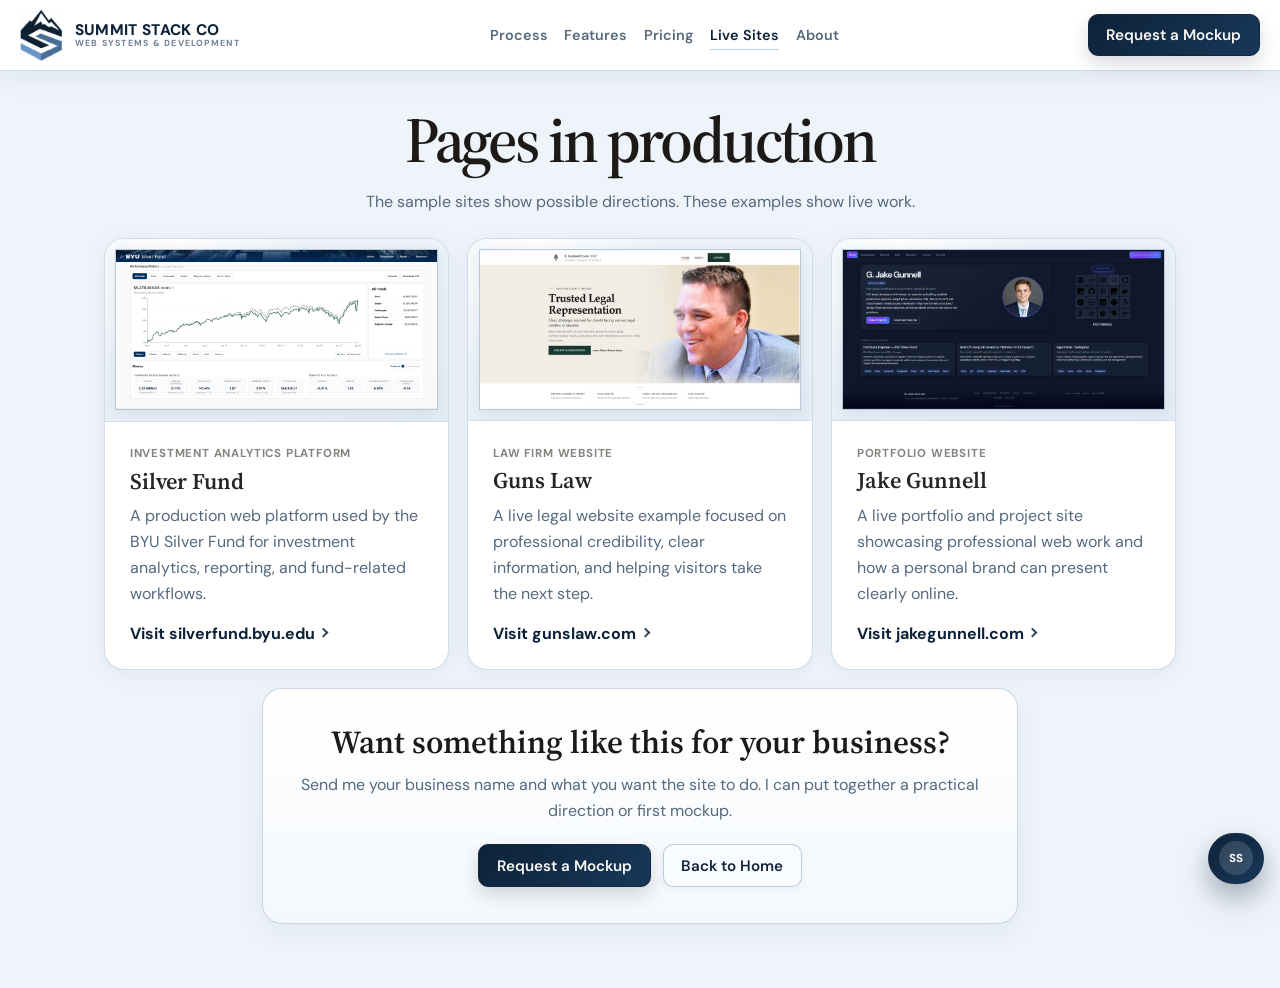
<file: production/index.html>
<!DOCTYPE html>
<html lang="en">
<head>
  <meta charset="UTF-8">
  <meta name="viewport" content="width=device-width, initial-scale=1">
  <meta name="robots" content="noindex, nofollow">
  <meta name="googlebot" content="noindex, nofollow">
  <title>Summit Stack Co | Live Sites</title>
  <link rel="preconnect" href="https://fonts.googleapis.com">
  <link rel="preconnect" href="https://fonts.gstatic.com" crossorigin>
  <link href="https://fonts.googleapis.com/css2?family=DM+Sans:ital,opsz,wght@0,9..40,400;0,9..40,500;0,9..40,600;1,9..40,400&family=Source+Serif+4:ital,opsz,wght@0,8..60,500;0,8..60,600;1,8..60,400&display=swap" rel="stylesheet">
  <link rel="stylesheet" href="../assets/css/sample-sites-private.css">
  <link rel="icon" href="../assets/img/summit-stack-logo-mark.png" type="image/png">
</head>
<body>
<header class="private-showcase-nav">
  <div class="private-showcase-nav__inner">
    <div class="private-showcase-nav__brand">
      <a class="private-showcase-nav__brand-link" href="../index.html" aria-label="Summit Stack Co home">
        <img class="private-showcase-nav__brand-logo" src="../assets/img/summit-stack-logo-mark.png" alt="Summit Stack Co">
      </a>
      <div class="private-showcase-nav__brand-copy">
        <strong class="private-showcase-nav__brand-name">Summit Stack Co</strong>
        <span class="private-showcase-nav__brand-meta">Web Systems &amp; Development</span>
      </div>
    </div>
    <nav class="private-showcase-nav__links" aria-label="Private showcase navigation">
      <a href="../index.html#process">Process</a>
      <a href="../features/index.html">Features</a>
      <a href="../pricing/index.html">Pricing</a>
      <a href="../production/index.html" aria-current="page">Live Sites</a>
      <a href="../about/index.html">About</a>
    </nav>
    <div class="private-showcase-nav__actions">
      <a class="primary-btn private-showcase-nav__cta" href="../index.html#request-mockup">Request a Mockup</a>
      <details class="private-showcase-menu">
        <summary aria-label="Open showcase navigation"><span></span><span></span><span></span></summary>
        <nav aria-label="Mobile private showcase navigation">
          <a href="../index.html#process">Process</a>
          <a href="../features/index.html">Features</a>
          <a href="../pricing/index.html">Pricing</a>
          <a href="../production/index.html" aria-current="page">Live Sites</a>
          <a href="../about/index.html">About</a>
        </nav>
      </details>
    </div>
  </div>
</header>

<main class="showcase-page production-page production-page--polish">
  <section class="production-page-hero">
    <h1>Pages in production</h1>
    <p class="features-page-small">The sample sites show possible directions. These examples show live work.</p>
  </section>

  <section class="production-sites-section" aria-label="Live site examples">
    <a class="production-site-card production-site-card--link" href="https://silverfund.byu.edu" target="_blank" rel="noopener noreferrer">
      <div class="production-site-media" data-fallback="Site screenshot coming soon">
        <img src="../livesite/SilverFund.png" alt="Screenshot of silverfund.byu.edu" loading="lazy" onerror="this.remove()">
      </div>
      <div class="production-site-copy">
        <p class="pricing-label">Investment analytics platform</p>
        <h2>Silver Fund</h2>
        <p>A production web platform used by the BYU Silver Fund for investment analytics, reporting, and fund-related workflows.</p>
        <span class="production-site-link">Visit silverfund.byu.edu</span>
      </div>
    </a>

    <a class="production-site-card production-site-card--link" href="https://gunslaw.com" target="_blank" rel="noopener noreferrer">
      <div class="production-site-media" data-fallback="Site screenshot coming soon">
        <img src="../livesite/Gunslaw.png" alt="Screenshot of gunslaw.com" loading="lazy" onerror="this.remove()">
      </div>
      <div class="production-site-copy">
        <p class="pricing-label">Law firm website</p>
        <h2>Guns Law</h2>
        <p>A live legal website example focused on professional credibility, clear information, and helping visitors take the next step.</p>
        <span class="production-site-link">Visit gunslaw.com</span>
      </div>
    </a>

    <a class="production-site-card production-site-card--link" href="https://jakegunnell.com" target="_blank" rel="noopener noreferrer">
      <div class="production-site-media" data-fallback="Site screenshot coming soon">
        <img src="../livesite/Resume site.png" alt="Screenshot of jakegunnell.com resume site" loading="lazy" onerror="this.remove()">
      </div>
      <div class="production-site-copy">
        <p class="pricing-label">Portfolio website</p>
        <h2>Jake Gunnell</h2>
        <p>A live portfolio and project site showcasing professional web work and how a personal brand can present clearly online.</p>
        <span class="production-site-link">Visit jakegunnell.com</span>
      </div>
    </a>
  </section>

  <section class="features-page-cta">
    <h2>Want something like this for your business?</h2>
    <p>Send me your business name and what you want the site to do. I can put together a practical direction or first mockup.</p>
    <div class="pricing-page-actions">
      <a class="primary-btn" href="../index.html#request-mockup">Request a Mockup</a>
      <a class="secondary-btn" href="../index.html">Back to Home</a>
    </div>
  </section>
</main>
<a class="floating-demo-btn" href="mailto:gunnjakeim@gmail.com?subject=Summit%20Stack%20Co%20Demo%20Request" aria-label="Request a demo">
  <span class="floating-demo-icon" aria-hidden="true">SS</span>
  <span class="floating-demo-text">Request a Demo</span>
</a>
</body>
</html>
</file>
<file: assets/css/sample-sites-private.css>
*,
*::before,
*::after {
  box-sizing: border-box;
}

:root {
  --bg: #dfe8f2;
  --surface: #f8fbff;
  --surface-alt: #edf4fb;
  --text: #12263b;
  --text-muted: #55697f;
  --border: #c5d3e1;
  --brand: #5d8fc8;
  --brand-dark: #0d2238;
  --brand-soft: #dbe8f5;
  --accent-law: #4b74a8;
  --shadow: 0 24px 60px rgba(13, 34, 56, 0.12);
  --shadow-soft: 0 12px 28px rgba(13, 34, 56, 0.08);
  --radius: 16px;
}

html,
body {
  margin: 0;
  padding: 0;
  font-family: "DM Sans", -apple-system, BlinkMacSystemFont, "Segoe UI", Roboto, sans-serif;
  background: #eef4fa;
  color: var(--text);
  overflow-x: hidden;
}

.showcase-page {
  max-width: 1180px;
  margin: 0 auto;
  padding: 0 18px 56px;
  display: flex;
  flex-direction: column;
  gap: 18px;
}

.sample-hero-stage {
  position: relative;
  width: auto;
  margin-left: calc(50% - 50vw);
  margin-right: calc(50% - 50vw);
  height: calc(100svh - 72px);
  min-height: calc(100svh - 72px);
  display: flex;
  flex-direction: column;
  background: #dfe5ed;
}

.private-header {
  display: flex;
  align-items: center;
  justify-content: space-between;
  gap: 12px;
}

.private-showcase-nav {
  position: relative;
  z-index: 20;
  border-bottom: 1px solid rgba(205, 218, 232, 0.92);
  background: rgba(255, 255, 255, 0.97);
  backdrop-filter: blur(14px);
  box-shadow: 0 8px 24px rgba(13, 34, 56, 0.06);
}

.private-showcase-nav__inner {
  width: min(1240px, 100% - 2rem);
  min-height: 60px;
  margin: 0 auto;
  display: flex;
  align-items: center;
  justify-content: space-between;
  gap: 1rem;
  padding: 0.55rem 0;
}

.private-showcase-nav__brand {
  display: inline-flex;
  align-items: center;
  gap: 0.8rem;
  flex: 0 0 auto;
  min-width: 0;
}

.private-showcase-nav__brand-link {
  display: inline-flex;
  align-items: center;
  text-decoration: none;
}

.private-showcase-nav__brand-badge {
  display: inline-flex;
  align-items: center;
  justify-content: center;
  width: 56px;
  height: 56px;
  padding: 0.4rem;
  border: 1px solid rgba(205, 218, 232, 0.95);
  border-radius: 14px;
  background: #ffffff;
}

.private-showcase-nav__brand-logo {
  display: block;
  width: 100%;
  max-width: 42px;
  height: auto;
}

.private-showcase-nav__brand-copy {
  display: grid;
  gap: 0.06rem;
}

.private-showcase-nav__brand-name {
  color: var(--brand-dark);
  font-size: 0.96rem;
  font-weight: 800;
  letter-spacing: 0.02em;
  line-height: 1.05;
  text-transform: uppercase;
  white-space: nowrap;
}

.private-showcase-nav__brand-meta {
  color: rgba(85, 105, 127, 0.84);
  font-size: 0.55rem;
  font-weight: 700;
  letter-spacing: 0.14em;
  line-height: 1.1;
  text-transform: uppercase;
  white-space: nowrap;
}

.private-showcase-nav__links {
  display: none;
  align-items: center;
  justify-content: center;
  gap: 1.05rem;
  flex: 1 1 auto;
}

.private-showcase-nav__links a {
  color: #56697d;
  font-size: 0.9rem;
  font-weight: 600;
  text-decoration: none;
  padding: 0.35rem 0;
  border-bottom: 1px solid transparent;
  transition: color 0.18s ease, border-color 0.18s ease;
}

.private-showcase-nav__links a:hover,
.private-showcase-nav__links a[aria-current="page"] {
  color: var(--brand-dark);
  border-bottom-color: rgba(93, 143, 200, 0.4);
}

.private-showcase-nav__actions {
  position: relative;
  display: inline-flex;
  align-items: center;
  gap: 0.55rem;
  flex: 0 0 auto;
}

.private-showcase-nav__cta {
  padding: 0.56rem 0.86rem;
  border-radius: 9px;
  font-size: 0.9rem;
  box-shadow: 0 4px 12px rgba(47, 70, 96, 0.16);
}

.private-showcase-menu {
  position: relative;
}

.private-showcase-menu summary {
  display: inline-grid;
  place-items: center;
  width: 38px;
  height: 38px;
  padding: 0;
  border: 1px solid rgba(197, 211, 225, 0.95);
  border-radius: 9px;
  background: #ffffff;
  cursor: pointer;
  list-style: none;
}

.private-showcase-menu summary::-webkit-details-marker {
  display: none;
}

.private-showcase-menu summary span {
  display: block;
  width: 16px;
  height: 2px;
  margin: 2px 0;
  border-radius: 999px;
  background: #4b6175;
}

.private-showcase-menu nav {
  position: absolute;
  top: calc(100% + 0.55rem);
  right: 0;
  min-width: 190px;
  display: grid;
  gap: 0.1rem;
  padding: 0.55rem;
  border: 1px solid rgba(197, 211, 225, 0.95);
  border-radius: 14px;
  background: rgba(248, 251, 255, 0.98);
  box-shadow: 0 16px 34px rgba(17, 37, 58, 0.1);
}

.private-showcase-menu nav a {
  padding: 0.68rem 0.75rem;
  border-radius: 9px;
  color: #566575;
  font-size: 0.94rem;
  font-weight: 600;
  text-decoration: none;
}

.private-showcase-menu nav a:hover,
.private-showcase-menu nav a[aria-current="page"] {
  color: var(--brand-dark);
  background: rgba(93, 143, 200, 0.08);
}

@media (max-width: 520px) {
  .private-showcase-nav__brand-meta {
    display: none;
  }

  .private-showcase-nav__brand-logo {
    max-width: 32px;
  }

  .private-showcase-nav__cta {
    padding: 0.52rem 0.68rem;
    font-size: 0.84rem;
  }
}

.private-label {
  display: inline-flex;
  align-items: center;
  border: 1px solid #c9c2b6;
  border-radius: 999px;
  padding: 0.3rem 0.65rem;
  font-size: 0.72rem;
  letter-spacing: 0.07em;
  text-transform: uppercase;
  color: #6b6560;
  background: rgba(255, 255, 255, 0.65);
}

.sample-private-label {
  margin: 0 0 0.85rem;
  font-size: 0.68rem;
  font-weight: 700;
  letter-spacing: 0.11em;
  text-transform: uppercase;
  color: rgba(87, 83, 78, 0.72);
}

.email-link {
  color: var(--brand);
  text-decoration: none;
  font-weight: 600;
}

.email-link:hover {
  text-decoration: underline;
}

.sample-hero-wrap {
  position: relative;
  overflow: hidden;
  width: 100%;
  margin: 0;
  padding: clamp(0.75rem, 2vw, 1.25rem) clamp(1.2rem, 4vw, 2.8rem);
  border: 0;
  border-radius: 0;
  box-shadow: none;
  flex: 1 1 auto;
  display: flex;
  align-items: center;
}

.sample-hero-bg {
  position: absolute;
  inset: 0;
  background: #dfe5ed;
}

.sample-hero-shell {
  position: relative;
  z-index: 1;
  display: grid;
  gap: clamp(1rem, 2.5vw, 2rem);
  align-items: center;
  width: min(1120px, 100% - 2rem);
  max-width: 1120px;
  margin: 0 auto;
}

.sample-hero-content {
  max-width: 560px;
  padding: 0;
  border: 0;
  border-radius: 0;
  background: transparent;
  color: var(--text);
  box-shadow: none;
}

.sample-hero-kicker {
  position: relative;
  display: inline-flex;
  align-items: center;
  gap: 0.6rem;
  margin: 0 0 0.8rem;
  color: #23384f;
  font-size: 0.84rem;
  font-weight: 800;
  letter-spacing: 0.18em;
  text-transform: uppercase;
}

.sample-hero-kicker::before {
  content: "";
  width: 28px;
  height: 1px;
  background: #c59732;
}

.sample-hero-content h1 {
  max-width: 8.5ch;
  margin: 0 0 0.55rem;
  font-family: "Source Serif 4", Georgia, serif;
  font-size: clamp(2.45rem, 4.2vw, 4rem);
  line-height: 0.93;
  letter-spacing: -0.055em;
  font-weight: 600;
  color: #12161c;
}

.sample-hero-subheading {
  margin: 0 0 0.3rem;
  max-width: 26ch;
  color: #18324c;
  line-height: 1.4;
  font-size: 0.96rem;
}

.sample-hero-support {
  margin: 0 0 0.9rem;
  max-width: 34ch;
  color: #64707d;
  line-height: 1.45;
  font-size: 0.84rem;
}

.sample-hero-actions {
  display: flex;
  flex-wrap: wrap;
  gap: 12px;
  margin-top: 0;
  align-items: center;
}

.sample-hero-actions .primary-btn {
  padding: 0.68rem 1.05rem;
  border-color: rgba(13, 34, 56, 0.92);
  box-shadow: 0 10px 24px rgba(13, 34, 56, 0.16);
}

.sample-hero-actions .primary-btn:hover {
  background: #14304e;
  box-shadow: 0 12px 28px rgba(13, 34, 56, 0.2);
}

.sample-hero-secondary {
  border-color: transparent;
  background: transparent;
  box-shadow: none;
  padding-left: 0;
  padding-right: 0;
  font-weight: 700;
}

.sample-hero-aside {
  display: flex;
  justify-content: center;
  align-items: center;
}

.sample-hero-logo-panel {
  display: flex;
  align-items: center;
  justify-content: center;
  width: min(100%, 360px);
  min-height: 260px;
  padding: 1rem;
  border: 0;
  border-radius: 0;
  background: transparent;
  box-shadow: none;
}

.sample-hero-logo-panel img {
  display: block;
  width: min(100%, 280px);
  height: auto;
}

.sample-hero-bar {
  width: 100%;
  margin: 0;
  padding: 0.5rem 0;
  border-top: 1px solid rgba(185, 193, 204, 0.88);
  border-bottom: 1px solid rgba(185, 193, 204, 0.88);
  background: #ffffff;
}

.sample-hero-bar__inner {
  width: min(1120px, 100% - 2rem);
  margin: 0 auto;
  display: grid;
  grid-template-columns: 1fr;
  gap: 0.65rem;
}

.sample-hero-bar__item {
  position: relative;
  padding: 0.85rem 1rem 0.8rem;
  border: 1px solid rgba(198, 207, 218, 0.8);
  background:
    linear-gradient(180deg, rgba(248, 251, 255, 0.95) 0%, rgba(255, 255, 255, 1) 100%);
  overflow: hidden;
}

.sample-hero-bar__item::before {
  content: "";
  position: absolute;
  inset: 0 auto 0 0;
  width: 4px;
  background: linear-gradient(180deg, #5d8fc8 0%, #0d2238 100%);
}

.sample-hero-bar__item h2 {
  margin: 0 0 0.22rem;
  color: #11161d;
  font-size: 0.74rem;
  font-weight: 800;
  letter-spacing: 0.08em;
  text-transform: uppercase;
}

.sample-hero-bar__item p {
  margin: 0;
  color: #687585;
  line-height: 1.3;
  font-size: 0.76rem;
}

.primary-btn,
.secondary-btn {
  display: inline-block;
  border-radius: 10px;
  font-size: 0.95rem;
  font-weight: 600;
  text-decoration: none;
  transition: transform 0.18s ease, box-shadow 0.18s ease, background-color 0.18s ease;
}

.primary-btn {
  color: #faf8f5;
  background: linear-gradient(135deg, var(--brand-dark) 0%, #18385a 100%);
  border: 1px solid #102740;
  padding: 0.65rem 1.1rem;
  box-shadow: 0 8px 18px rgba(13, 34, 56, 0.16);
}

.primary-btn:hover {
  background: linear-gradient(135deg, #163250 0%, #0d2238 100%);
  transform: translateY(-1px);
  box-shadow: 0 10px 22px rgba(13, 34, 56, 0.2);
}

.secondary-btn {
  color: var(--text);
  border: 1px solid rgba(175, 197, 220, 0.88);
  background: rgba(248, 251, 255, 0.94);
  padding: 0.65rem 1.1rem;
  box-shadow: 0 2px 8px rgba(28, 25, 23, 0.05);
}

.secondary-btn:hover {
  background: #ffffff;
  transform: translateY(-1px);
}

.sample-sites-section h2,
.sample-process-section h2 {
  margin: 0 0 16px;
  font-size: 1.35rem;
}

.samples-section-title {
  font-family: "Source Serif 4", Georgia, serif;
  font-weight: 600;
  color: var(--brand-dark);
  margin-bottom: 0.35rem;
}

.samples-section-lead {
  margin: 0 0 1.25rem;
  color: var(--text-muted);
  line-height: 1.6;
  max-width: 52ch;
}

.section-heading {
  display: grid;
  gap: 0.35rem;
  margin-bottom: 1.3rem;
}

.section-kicker {
  margin: 0;
  color: #4f78a6;
  font-size: 0.75rem;
  font-weight: 800;
  letter-spacing: 0.12em;
  text-transform: uppercase;
}

.sample-sites-section--portfolio {
  padding: 0.25rem 0 clamp(2rem, 4vw, 3rem);
  border-bottom: 1px solid rgba(197, 211, 225, 0.82);
}

.portfolio-samples {
  display: flex;
  flex-direction: column;
  gap: clamp(2.25rem, 5vw, 4.5rem);
  margin-top: 1.6rem;
}

.portfolio-sample-row {
  display: grid;
  grid-template-columns: minmax(0, 1.08fr) minmax(280px, 0.72fr);
  gap: clamp(1.35rem, 4vw, 3rem);
  align-items: center;
  padding: clamp(1rem, 2vw, 1.35rem);
  border: 1px solid rgba(197, 211, 225, 0.9);
  border-radius: 26px;
  background: rgba(248, 251, 255, 0.82);
  box-shadow: 0 10px 26px rgba(13, 34, 56, 0.05);
}

.portfolio-sample-row--reverse {
  grid-template-columns: minmax(280px, 0.72fr) minmax(0, 1.08fr);
}

.portfolio-sample-row--reverse .portfolio-sample-media {
  grid-column: 2;
}

.portfolio-sample-row--reverse .portfolio-sample-copy {
  grid-column: 1;
  grid-row: 1;
}

.portfolio-sample-media {
  position: relative;
  min-height: clamp(260px, 34vw, 430px);
  overflow: hidden;
  border: 1px solid rgba(197, 211, 225, 0.9);
  border-radius: 20px;
  background:
    radial-gradient(circle at 18% 18%, rgba(255, 255, 255, 0.82), transparent 34%),
    linear-gradient(145deg, #eff5fb 0%, #dce8f4 100%);
  box-shadow:
    0 2px 4px rgba(17, 37, 58, 0.03),
    0 18px 42px rgba(17, 37, 58, 0.08);
}

.portfolio-sample-media::before {
  content: attr(data-fallback);
  position: absolute;
  inset: 0;
  display: grid;
  place-items: center;
  padding: 1.5rem;
  text-align: center;
  color: #7a7168;
  font-size: 0.92rem;
  font-weight: 600;
  letter-spacing: 0.01em;
}

.portfolio-sample-media img {
  position: relative;
  z-index: 1;
  display: block;
  width: 100%;
  height: 100%;
  min-height: inherit;
  object-fit: cover;
  object-position: top center;
  background: #f6f0e8;
}

.portfolio-sample-copy {
  max-width: 35rem;
}

.portfolio-sample-copy h3 {
  margin: 0 0 0.7rem;
  font-family: "Source Serif 4", Georgia, serif;
  font-weight: 600;
  font-size: clamp(1.55rem, 3vw, 2.25rem);
  line-height: 1.08;
  letter-spacing: -0.03em;
  color: var(--brand-dark);
}

.portfolio-sample-copy .perfect-for {
  margin: 0 0 0.85rem;
  color: var(--text-muted);
  line-height: 1.62;
  font-size: 0.98rem;
}

.portfolio-sample-copy .perfect-for strong {
  color: var(--text);
  font-weight: 700;
}

.portfolio-sample-points {
  display: grid;
  gap: 0.45rem;
  margin: 1rem 0 1.25rem;
  padding: 0;
  list-style: none;
}

.portfolio-sample-points li {
  position: relative;
  padding-left: 1.05rem;
  color: #36506a;
  line-height: 1.45;
  font-size: 0.95rem;
}

.portfolio-sample-points li::before {
  content: "";
  position: absolute;
  left: 0;
  top: 0.62em;
  width: 5px;
  height: 5px;
  border-radius: 999px;
  background: var(--brand);
  opacity: 0.82;
}

.sample-focus-pill {
  display: inline-block;
  margin: 0 0 0.65rem;
  padding: 0.24rem 0.62rem;
  font-size: 0.68rem;
  font-weight: 700;
  letter-spacing: 0.07em;
  text-transform: uppercase;
  color: var(--brand-dark);
  background: rgba(237, 244, 251, 0.96);
  border: 1px solid rgba(197, 211, 225, 0.9);
  border-radius: 999px;
}

.portfolio-sample-copy .sample-focus-pill {
  margin-bottom: 0.65rem;
  background: rgba(255, 253, 250, 0.92);
}

.sample-showcase-desc {
  margin: 0;
  color: var(--text-muted);
  line-height: 1.65;
  font-size: 1rem;
}

.portfolio-sample-copy .sample-showcase-desc {
  margin: 0;
  line-height: 1.65;
  font-size: 1rem;
}

.sample-showcase-btn {
  display: inline-block;
}

@media (max-width: 899px) {
  .portfolio-sample-row,
  .portfolio-sample-row--reverse {
    grid-template-columns: 1fr;
    gap: 1.15rem;
  }

  .portfolio-sample-row--reverse .portfolio-sample-media,
  .portfolio-sample-row--reverse .portfolio-sample-copy {
    grid-column: auto;
    grid-row: auto;
  }

  .portfolio-sample-media {
    min-height: clamp(230px, 62vw, 360px);
    border-radius: 15px;
  }

  .portfolio-sample-copy {
    max-width: none;
  }
}

.visually-hidden {
  position: absolute;
  width: 1px;
  height: 1px;
  padding: 0;
  margin: -1px;
  overflow: hidden;
  clip: rect(0, 0, 0, 0);
  white-space: nowrap;
  border: 0;
}

/* --- Featured samples (editorial layout, mini page previews) --- */
.sample-sites-section--showcase {
  margin-top: 0.35rem;
}

.samples-section-lead--editorial {
  max-width: 52ch;
  margin-left: 0;
  margin-right: auto;
  padding-right: 1rem;
}

.featured-samples-shell {
  margin-top: 1.35rem;
  padding: 1.65rem 1.35rem 1.85rem;
  background:
    linear-gradient(168deg, #faf6ef 0%, #f5ede3 42%, #efe6da 100%);
  border: 1px solid #e0d4c6;
  border-radius: 22px;
  box-shadow:
    inset 0 1px 0 rgba(255, 255, 255, 0.72),
    0 4px 32px rgba(58, 42, 34, 0.055);
}

.featured-samples {
  display: grid;
  grid-template-columns: minmax(0, 1.14fr) minmax(0, 0.86fr);
  gap: 1.35rem 1.65rem;
  align-items: start;
}

.featured-samples__column {
  display: flex;
  flex-direction: column;
  gap: 1.05rem;
}

.sample-showcase-card {
  position: relative;
  background: linear-gradient(180deg, #fefdfb 0%, #faf7f2 100%);
  border: 1px solid rgba(216, 206, 192, 0.95);
  border-radius: 18px;
  overflow: hidden;
  box-shadow:
    0 2px 4px rgba(45, 38, 33, 0.03),
    0 14px 36px rgba(45, 38, 33, 0.07);
  transition: transform 0.22s ease, box-shadow 0.22s ease;
}

@media (prefers-reduced-motion: reduce) {
  .sample-showcase-card {
    transition: none;
  }
}

.sample-showcase-card:hover {
  transform: translateY(-3px);
  box-shadow:
    0 4px 8px rgba(45, 38, 33, 0.04),
    0 22px 48px rgba(45, 38, 33, 0.1);
}

.sample-showcase-card--law {
  border-color: rgba(200, 184, 170, 0.85);
}

.sample-showcase-card--contractor {
  border-color: rgba(198, 186, 172, 0.9);
}

.sample-showcase-card--dental {
  border-color: rgba(190, 202, 190, 0.55);
}

.sample-showcase-card--restaurant {
  border-color: rgba(120, 100, 90, 0.35);
}

.sample-showcase-preview {
  position: relative;
  border-bottom: 1px solid rgba(45, 38, 33, 0.06);
}

.sample-showcase-shot {
  display: block;
  width: 100%;
  height: auto;
}

.sample-showcase-body {
  padding: 1.2rem 1.35rem 1.45rem;
  text-align: left;
}

.sample-showcase-card--compact .sample-showcase-body {
  padding: 1rem 1.15rem 1.2rem;
}

.sample-focus-pill {
  display: inline-block;
  margin: 0 0 0.45rem;
  padding: 0.22rem 0.6rem;
  font-size: 0.68rem;
  font-weight: 700;
  letter-spacing: 0.07em;
  text-transform: uppercase;
  color: #5c5650;
  background: rgba(255, 255, 255, 0.82);
  border: 1px solid rgba(190, 180, 168, 0.65);
  border-radius: 999px;
}

.sample-showcase-body h3 {
  margin: 0 0 0.55rem;
  font-family: "Source Serif 4", Georgia, serif;
  font-weight: 600;
  font-size: 1.28rem;
  letter-spacing: -0.02em;
  color: #1c1917;
  line-height: 1.18;
}

.sample-showcase-card--compact .sample-showcase-body h3 {
  font-size: 1.12rem;
}

.sample-showcase-body .perfect-for {
  margin: 0 0 0.65rem;
  font-size: 0.93rem;
  line-height: 1.58;
  color: var(--text-muted);
}

.sample-showcase-body .perfect-for strong {
  color: #292524;
  font-weight: 700;
}

.sample-showcase-desc {
  margin: 0 0 1rem;
  color: var(--text-muted);
  line-height: 1.62;
  font-size: 0.96rem;
  max-width: 52ch;
}

.sample-showcase-btn {
  display: inline-block;
}

/* Mini previews — styled to echo each live sample page (not browser chrome) */
.preview-panel {
  font-size: 1rem;
  line-height: 1.3;
  -webkit-font-smoothing: antialiased;
}

/* Law — navy / burgundy PI landing */
.preview-panel--law {
  background: radial-gradient(circle at 100% 0%, rgba(143, 40, 51, 0.08), transparent 45%), #ebe7df;
}

.pv-law-top {
  display: flex;
  align-items: center;
  justify-content: space-between;
  gap: 8px;
  flex-wrap: wrap;
  padding: 9px 12px 10px;
  background: linear-gradient(180deg, #1b2e44 0%, #152536 100%);
  color: #f2ebe2;
}

.pv-law-logo {
  font-weight: 800;
  font-size: 0.62rem;
  letter-spacing: 0.02em;
}

.pv-law-nav {
  display: flex;
  flex-wrap: wrap;
  gap: 4px 10px;
  font-size: 0.55rem;
  font-weight: 600;
  opacity: 0.82;
}

.pv-law-main {
  display: grid;
  grid-template-columns: 1.05fr 0.95fr;
  gap: 10px;
  padding: 12px 12px 14px;
  align-items: start;
}

.pv-law-left {
  padding-top: 2px;
}

.pv-law-eyebrow {
  margin: 0 0 5px;
  font-size: 0.55rem;
  font-weight: 700;
  text-transform: uppercase;
  letter-spacing: 0.06em;
  color: #8f2833;
}

.pv-law-h {
  margin: 0 0 6px;
  font-family: Georgia, "Times New Roman", serif;
  font-weight: 700;
  font-size: 0.78rem;
  line-height: 1.2;
  color: #1b2e44;
}

.pv-law-p {
  margin: 0;
  font-size: 0.6rem;
  line-height: 1.45;
  color: #46576a;
}

.pv-law-seal {
  display: inline-block;
  margin-top: 8px;
  padding: 3px 8px;
  font-size: 0.52rem;
  font-weight: 700;
  text-transform: uppercase;
  letter-spacing: 0.04em;
  color: #8f2833;
  border: 1px solid rgba(143, 40, 51, 0.45);
  border-radius: 4px;
  background: rgba(255, 255, 255, 0.65);
}

.pv-law-aside {
  padding: 10px 10px 11px;
  background: #fdfcfa;
  border-radius: 10px;
  border: 1px solid #d8d4cd;
  box-shadow: 0 6px 18px rgba(27, 46, 68, 0.08);
}

.pv-law-form-title {
  margin: 0 0 8px;
  font-weight: 700;
  font-size: 0.62rem;
  color: #1b2e44;
}

.pv-law-field {
  display: block;
  margin-bottom: 7px;
}

.pv-law-label {
  display: block;
  margin-bottom: 3px;
  font-size: 0.52rem;
  font-weight: 600;
  color: #46576a;
}

.pv-law-input {
  display: block;
  height: 17px;
  border-radius: 5px;
  background: #f5f2ec;
  border: 1px solid #d0cbc3;
}

.pv-law-input--tall {
  height: 30px;
}

.pv-law-submit {
  display: block;
  margin-top: 8px;
  padding: 6px 10px;
  text-align: center;
  font-size: 0.58rem;
  font-weight: 700;
  color: #f9f7f3;
  background: linear-gradient(180deg, #9e2f3c 0%, #8f2833 100%);
  border-radius: 6px;
  box-shadow: 0 2px 6px rgba(143, 40, 51, 0.25);
}

/* Contractor — roof photo strip, rust CTAs, project cards */
.preview-panel--contractor {
  background: #f4efe8;
}

.pv-co-strip {
  padding: 5px 10px;
  text-align: center;
  font-size: 0.52rem;
  font-weight: 600;
  letter-spacing: 0.03em;
  color: #e8e2d8;
  background: #2e3538;
}

.pv-co-hero {
  position: relative;
  min-height: 76px;
  overflow: hidden;
}

.pv-co-hero-photo {
  position: absolute;
  inset: 0;
  background:
    linear-gradient(180deg, rgba(46, 53, 56, 0.15) 0%, rgba(30, 28, 26, 0.55) 100%),
    url("data:image/svg+xml,%3Csvg xmlns='http://www.w3.org/2000/svg' viewBox='0 0 120 40'%3E%3Cpath fill='%235c5349' d='M0 28 L30 8 L55 22 L80 6 L120 26 V40 H0z'/%3E%3Cpath fill='%238b7355' d='M0 32 L40 14 L70 26 L120 18 V40 H0z'/%3E%3C/svg%3E")
      center/cover no-repeat,
    linear-gradient(105deg, #6b5d4f 0%, #9a8268 45%, #c9b196 100%);
}

.pv-co-hero-text {
  position: relative;
  z-index: 1;
  padding: 11px 12px 12px;
  max-width: 78%;
}

.pv-co-kicker {
  margin: 0 0 4px;
  font-size: 0.52rem;
  font-weight: 700;
  text-transform: uppercase;
  letter-spacing: 0.06em;
  color: rgba(255, 250, 244, 0.92);
}

.pv-co-h {
  margin: 0 0 7px;
  font-family: "Arial Narrow", "Helvetica Neue", Arial, sans-serif;
  font-weight: 800;
  font-size: 0.82rem;
  line-height: 1.05;
  letter-spacing: -0.03em;
  color: #fffaf4;
  text-shadow: 0 1px 12px rgba(0, 0, 0, 0.35);
}

.pv-co-cta {
  display: inline-block;
  padding: 4px 10px;
  font-size: 0.54rem;
  font-weight: 700;
  color: #fffaf4;
  background: #ba6437;
  border-radius: 4px;
  box-shadow: 0 2px 8px rgba(0, 0, 0, 0.2);
}

.pv-co-cards {
  display: grid;
  grid-template-columns: 1fr 1fr;
  gap: 8px;
  padding: 9px 10px 11px;
  background: #ebe4da;
}

.pv-co-card {
  padding: 6px 7px 7px;
  background: #fffaf4;
  border-radius: 8px;
  border: 1px solid rgba(33, 38, 40, 0.1);
}

.pv-co-thumb {
  height: 34px;
  border-radius: 5px;
  background:
    linear-gradient(145deg, rgba(255, 255, 255, 0.15) 0%, transparent 50%),
    linear-gradient(95deg, #5a534c 0%, #8f7a63 40%, #c4a882 100%);
}

.pv-co-thumb--alt {
  background:
    linear-gradient(145deg, rgba(255, 255, 255, 0.12) 0%, transparent 45%),
    linear-gradient(85deg, #4a4540 0%, #7a6a58 50%, #a69078 100%);
}

.pv-co-card p {
  margin: 6px 0 0;
  font-size: 0.5rem;
  font-weight: 600;
  line-height: 1.35;
  color: #596266;
}

/* Dental — sage / beige calm clinic */
.preview-panel--dental {
  background: linear-gradient(180deg, #fcfaf7 0%, #f3ece4 100%);
}

.pv-dent-head {
  display: flex;
  align-items: center;
  justify-content: space-between;
  padding: 9px 12px;
  border-bottom: 1px solid rgba(112, 129, 114, 0.18);
  background: rgba(251, 250, 248, 0.95);
}

.pv-dent-name {
  font-family: "Source Serif 4", Georgia, serif;
  font-weight: 600;
  font-size: 0.72rem;
  color: #313733;
}

.pv-dent-deco {
  width: 36px;
  height: 3px;
  border-radius: 999px;
  background: linear-gradient(90deg, #8ea18d, #dce5dc);
}

.pv-dent-center {
  text-align: center;
  padding: 16px 14px 18px;
}

.pv-dent-eyebrow {
  margin: 0 0 8px;
  font-size: 0.58rem;
  font-weight: 600;
  letter-spacing: 0.08em;
  text-transform: uppercase;
  color: #708172;
}

.pv-dent-h {
  margin: 0;
  font-family: "Source Serif 4", Georgia, serif;
  font-weight: 600;
  font-size: 0.8rem;
  line-height: 1.2;
  color: #2f3532;
  max-width: 16em;
  margin-left: auto;
  margin-right: auto;
}

.pv-dent-actions {
  display: flex;
  flex-wrap: wrap;
  justify-content: center;
  gap: 7px;
  margin-top: 12px;
}

.pv-dent-pill {
  padding: 5px 11px;
  font-size: 0.55rem;
  font-weight: 600;
  color: #2f3532;
  background: #dce5dc;
  border-radius: 999px;
}

.pv-dent-pill--ghost {
  background: transparent;
  border: 1px solid rgba(112, 129, 114, 0.45);
  color: #5f6764;
}

/* Restaurant — dark hero + menu (Juniper-style) */
.preview-panel--restaurant {
  background: #1a1412;
}

.pv-rest-hero {
  position: relative;
  min-height: 84px;
  overflow: hidden;
}

.pv-rest-hero-bg {
  position: absolute;
  inset: 0;
  background:
    radial-gradient(ellipse 80% 90% at 70% 20%, rgba(184, 121, 77, 0.35), transparent 55%),
    linear-gradient(180deg, rgba(36, 25, 21, 0.2) 0%, rgba(26, 20, 18, 0.92) 100%),
    linear-gradient(115deg, #3a2a22 0%, #241915 50%, #1a1412 100%);
}

.pv-rest-hero-copy {
  position: relative;
  z-index: 1;
  padding: 12px 12px 14px;
}

.pv-rest-kicker {
  margin: 0 0 5px;
  font-size: 0.55rem;
  font-weight: 600;
  letter-spacing: 0.04em;
  color: #e8d8c2;
  opacity: 0.95;
}

.pv-rest-h {
  margin: 0 0 8px;
  font-family: Georgia, "Times New Roman", serif;
  font-weight: 600;
  font-size: 0.88rem;
  line-height: 1.05;
  color: #f7efe2;
}

.pv-rest-btns {
  display: flex;
  flex-wrap: wrap;
  gap: 6px;
}

.pv-rest-btn {
  padding: 4px 9px;
  font-size: 0.52rem;
  font-weight: 700;
  color: #241915;
  background: #b8794d;
  border-radius: 4px;
}

.pv-rest-btn--outline {
  background: transparent;
  color: #f7efe2;
  border: 1px solid rgba(247, 239, 226, 0.45);
}

.pv-rest-menu {
  display: grid;
  grid-template-columns: 1fr 1fr;
  gap: 10px 12px;
  padding: 10px 12px 12px;
  background: #241915;
  border-top: 1px solid rgba(93, 65, 49, 0.25);
}

.pv-rest-mh {
  margin: 0 0 5px;
  font-family: Georgia, serif;
  font-size: 0.58rem;
  font-weight: 600;
  color: #b8794d;
}

.pv-rest-item {
  display: flex;
  justify-content: space-between;
  gap: 6px;
  margin: 0 0 4px;
  padding-bottom: 3px;
  border-bottom: 1px dotted rgba(247, 239, 226, 0.12);
  font-size: 0.52rem;
  color: #e8d8c2;
}

.pv-rest-item span:last-child {
  font-weight: 600;
  color: #c4a990;
  flex-shrink: 0;
}

/* Featured vs compact scale */
.sample-showcase-card--featured .sample-showcase-preview {
  min-height: 200px;
}

.sample-showcase-card--featured .pv-law-h {
  font-size: 0.88rem;
}

.sample-showcase-card--featured .pv-law-main {
  padding: 14px 14px 16px;
}

.sample-showcase-card--featured .pv-co-hero {
  min-height: 92px;
}

.sample-showcase-card--featured .pv-rest-hero {
  min-height: 96px;
}

.sample-showcase-card--compact .pv-law-h {
  font-size: 0.68rem;
}

.sample-showcase-card--compact .pv-law-main {
  grid-template-columns: 1fr;
  padding: 10px;
}

.sample-showcase-card--compact .pv-law-aside {
  max-width: 100%;
}

.sample-showcase-card--compact .pv-co-hero {
  min-height: 64px;
}

.sample-showcase-card--compact .pv-co-h {
  font-size: 0.72rem;
}

.sample-showcase-card--compact .pv-dent-center {
  padding: 12px 10px 14px;
}

.sample-showcase-card--compact .pv-dent-h {
  font-size: 0.72rem;
}

.sample-showcase-card--compact .pv-rest-hero {
  min-height: 72px;
}

.sample-showcase-card--compact .pv-rest-h {
  font-size: 0.76rem;
}

.sample-showcase-card--compact .pv-rest-menu {
  padding: 8px 10px 10px;
}

@media (max-width: 899px) {
  .featured-samples {
    grid-template-columns: 1fr;
    gap: 1.15rem;
  }

  .featured-samples__column {
    gap: 1.05rem;
  }

  .sample-showcase-card--featured .pv-law-main {
    grid-template-columns: 1fr;
  }
}

@media (min-width: 900px) {
  .sample-showcase-card--featured .sample-showcase-preview {
    min-height: 280px;
  }

  .featured-samples__column {
    padding-top: 0.55rem;
  }
}

.sample-sites-grid {
  display: grid;
  grid-template-columns: 1fr;
  gap: 1.25rem;
}

.sample-sites-grid--four {
  gap: 1.35rem;
}

.sample-site-card {
  position: relative;
  background: var(--surface);
  border: 1px solid rgba(214, 207, 196, 0.9);
  border-radius: var(--radius);
  box-shadow: var(--shadow-soft);
  overflow: hidden;
  transition: box-shadow 0.22s ease, transform 0.22s ease;
}

.sample-site-card:hover {
  box-shadow: var(--shadow);
  transform: translateY(-2px);
}

.sample-card-hit {
  position: absolute;
  inset: 0;
  z-index: 2;
  text-indent: -9999px;
  overflow: hidden;
}

.sample-site-body {
  position: relative;
  z-index: 1;
  padding: 1.1rem 1.15rem 1.25rem;
  pointer-events: none;
}

.sample-site-body h3 {
  font-family: "Source Serif 4", Georgia, serif;
  font-weight: 600;
  margin: 0 0 8px;
  font-size: 1.2rem;
  color: #1c1917;
}

.perfect-for {
  margin: 0 0 10px;
  color: var(--text-muted);
  line-height: 1.55;
  font-size: 0.94rem;
}

.perfect-for strong {
  color: var(--text);
  font-weight: 700;
}

.sample-site-body p {
  margin: 0 0 12px;
  color: var(--text-muted);
  line-height: 1.55;
}

.sample-site-body ul {
  margin: 0 0 14px;
  padding-left: 1.1rem;
}

.sample-site-body li {
  margin-bottom: 6px;
  color: #44403c;
}

.could-include-label {
  margin: 0 0 0.35rem;
  font-size: 0.8rem;
  font-weight: 700;
  text-transform: uppercase;
  letter-spacing: 0.05em;
  color: #78716c;
}

.could-include-list {
  margin: 0 0 1rem;
}

.card-cta {
  display: inline-block;
  margin-top: 0.15rem;
  font-size: 0.9rem;
  font-weight: 700;
  color: var(--brand);
}

.sample-site-card--law {
  border-top: 3px solid var(--accent-law);
  background: linear-gradient(180deg, #fdfcfb 0%, #faf8f5 100%);
}

.sample-site-card--contractor {
  border-top: 3px solid #78716c;
  background: linear-gradient(180deg, #f7f5f2 0%, #f3f0eb 100%);
}

.sample-site-card--dental {
  border-top: 3px solid #5b8a8f;
  border-radius: 14px;
  background: linear-gradient(180deg, #f8faf9 0%, #f2f7f6 100%);
}

.sample-site-card--restaurant {
  border-top: 3px solid #b45309;
  background: linear-gradient(180deg, #fdfaf7 0%, #faf6f0 100%);
}

.sample-preview {
  margin: 14px;
  border-radius: 10px;
  border: 1px solid rgba(180, 170, 156, 0.55);
  background: var(--preview-bg);
  overflow: hidden;
  box-shadow: inset 0 1px 0 rgba(255, 255, 255, 0.5);
}

.preview-law-bar {
  height: 5px;
  border-radius: 2px;
  background: linear-gradient(90deg, #8f2d3a, #b84a52);
  margin-bottom: 8px;
  opacity: 0.85;
}

.preview-hero-cta--accent {
  background: rgba(143, 45, 58, 0.85) !important;
}

.preview-contractor-strip {
  height: 22px;
  border-radius: 4px;
  background: repeating-linear-gradient(90deg, #a8a29e, #a8a29e 8px, #d6d3d1 8px, #d6d3d1 16px);
  margin-bottom: 8px;
  opacity: 0.55;
}

.preview-hero--soft {
  border-radius: 12px;
}

.preview-hero-cta--soft {
  background: rgba(91, 138, 143, 0.75) !important;
}

.preview-nav--short {
  width: 42%;
}

.preview-hero--warm {
  border-radius: 10px;
  padding-bottom: 10px;
}

.preview-restaurant-grid {
  display: grid;
  grid-template-columns: 1fr 1fr;
  gap: 4px;
  margin-bottom: 8px;
}

.preview-r-cell {
  height: 28px;
  border-radius: 4px;
  background: rgba(180, 83, 9, 0.2);
}

.preview-r-cell.wide {
  grid-column: 1 / -1;
  height: 36px;
}

.sample-preview--law .preview-toolbar {
  background: rgba(28, 25, 23, 0.06);
}

.sample-preview--contractor .preview-toolbar {
  background: rgba(87, 83, 78, 0.08);
}

.sample-preview--dental .preview-toolbar {
  background: rgba(91, 138, 143, 0.1);
}

.sample-preview--restaurant .preview-toolbar {
  background: rgba(180, 83, 9, 0.1);
}

.preview-toolbar {
  height: 24px;
  padding: 0 10px;
  display: flex;
  align-items: center;
  gap: 6px;
  border-bottom: 1px solid rgba(148, 163, 184, 0.35);
  background: rgba(255, 255, 255, 0.5);
}

.preview-toolbar span {
  width: 7px;
  height: 7px;
  border-radius: 999px;
  background: rgba(100, 116, 139, 0.6);
}

.preview-screen {
  min-height: 170px;
  padding: 10px;
  position: relative;
}

.preview-nav,
.preview-hero-title,
.preview-hero-subtitle,
.preview-pill,
.preview-card {
  background: rgba(255, 255, 255, 0.8);
}

.preview-nav {
  width: 58%;
  height: 9px;
  border-radius: 999px;
  margin-bottom: 8px;
}

.preview-hero {
  background: var(--preview-hero);
  border-radius: 9px;
  padding: 8px;
  margin-bottom: 8px;
}

.preview-hero-title {
  height: 7px;
  width: 70%;
  border-radius: 999px;
  margin-bottom: 4px;
}

.preview-hero-subtitle {
  height: 6px;
  width: 56%;
  border-radius: 999px;
  margin-bottom: 5px;
}

.preview-hero-cta {
  width: 34%;
  height: 11px;
  border-radius: 6px;
  background: rgba(15, 23, 42, 0.75);
}

.preview-pill-row,
.preview-card-row {
  display: flex;
  gap: 5px;
  margin-bottom: 5px;
}

.preview-pill {
  flex: 1;
  height: 14px;
  border-radius: 5px;
}

.preview-card {
  flex: 1;
  height: 30px;
  border-radius: 6px;
}

.preview-watermark {
  position: absolute;
  right: 10px;
  bottom: 8px;
  font-size: 0.58rem;
  letter-spacing: 0.06em;
  text-transform: uppercase;
  color: rgba(15, 23, 42, 0.75);
}

.sample-preview-law-firm {
  --preview-bg: linear-gradient(135deg, #e6eefc 0%, #f3f7ff 100%);
  --preview-hero: linear-gradient(120deg, #c6d7fb 0%, #d8e4ff 100%);
}

.sample-preview-roofing {
  --preview-bg: linear-gradient(135deg, #ede9fe 0%, #f5f3ff 100%);
  --preview-hero: linear-gradient(120deg, #ddd6fe 0%, #e9e4ff 100%);
}

.sample-preview-dental {
  --preview-bg: linear-gradient(135deg, #dff6f8 0%, #ecfeff 100%);
  --preview-hero: linear-gradient(120deg, #c8f1f4 0%, #dcf8fb 100%);
}

.sample-preview-restaurant {
  --preview-bg: linear-gradient(135deg, #fdf2f2 0%, #fff8f0 100%);
  --preview-hero: linear-gradient(120deg, #f5d0d0 0%, #fce8d8 100%);
}

.sample-preview-financial {
  --preview-bg: linear-gradient(135deg, #e2f9ec 0%, #f0fdf4 100%);
  --preview-hero: linear-gradient(120deg, #cef3dc 0%, #def8e8 100%);
}

.sample-preview-nonprofit {
  --preview-bg: linear-gradient(135deg, #fde7f3 0%, #fdf2f8 100%);
  --preview-hero: linear-gradient(120deg, #fbcfe8 0%, #fce2ef 100%);
}

.sample-preview-home-services {
  --preview-bg: linear-gradient(135deg, #ffedd5 0%, #fff7ed 100%);
  --preview-hero: linear-gradient(120deg, #fed7aa 0%, #fee7c8 100%);
}

.bottom-sections-wrap {
  width: 100%;
  max-width: 1080px;
  margin: 0 auto;
  display: grid;
  gap: clamp(1.35rem, 3vw, 2.15rem);
}

.sample-process-section {
  padding: clamp(1.25rem, 3.4vw, 2rem);
  border: 1px solid rgba(197, 211, 225, 0.94);
  border-radius: 24px;
  background:
    radial-gradient(ellipse 80% 95% at 0% 0%, rgba(93, 143, 200, 0.12), transparent 58%),
    linear-gradient(160deg, #f8fbff 0%, #edf4fb 60%, #e5eef8 100%);
  box-shadow:
    inset 0 1px 0 rgba(255, 255, 255, 0.65),
    0 10px 26px rgba(13, 34, 56, 0.06);
}

.process-hero-intro,
.process-steps {
  position: relative;
  z-index: 1;
}

.process-hero-intro {
  max-width: 760px;
  margin-bottom: clamp(0.95rem, 2.5vw, 1.5rem);
}

.process-kicker {
  display: inline-flex;
  margin: 0 0 0.65rem;
  padding: 0.28rem 0.68rem;
  border: 1px solid rgba(197, 211, 225, 0.9);
  border-radius: 999px;
  background: rgba(255, 255, 255, 0.82);
  color: #4f78a6;
  font-size: 0.72rem;
  font-weight: 700;
  letter-spacing: 0.07em;
  text-transform: uppercase;
}

.sample-process-section h2 {
  margin-bottom: 0.65rem;
  font-family: "Source Serif 4", Georgia, serif;
  font-weight: 600;
  font-size: clamp(1.8rem, 4vw, 2.55rem);
  line-height: 1.08;
  letter-spacing: -0.03em;
  color: var(--brand-dark);
}

.process-hero-intro p:last-child {
  margin: 0;
  color: var(--text-muted);
  line-height: 1.65;
  font-size: 1.02rem;
}

.sample-pricing-section {
  padding: clamp(0.75rem, 2vw, 1.25rem) 0 clamp(1.25rem, 3vw, 2rem);
}

.pricing-intro {
  max-width: 620px;
  margin-bottom: 1.35rem;
}

.pricing-intro h2 {
  margin: 0 0 0.65rem;
  font-family: "Source Serif 4", Georgia, serif;
  font-weight: 600;
  font-size: clamp(1.55rem, 3vw, 2rem);
  line-height: 1.12;
  letter-spacing: -0.025em;
  color: #1c1917;
}

.pricing-intro p,
.pricing-note,
.pricing-cta p {
  color: var(--text-muted);
  line-height: 1.65;
}

.pricing-intro p {
  margin: 0;
}

.pricing-options {
  display: grid;
  grid-template-columns: 1fr;
  gap: 0.9rem;
  margin-bottom: 1.05rem;
}

.pricing-option {
  padding: 1rem 0 1.1rem;
  border-top: 1px solid rgba(192, 181, 166, 0.72);
}

.pricing-label {
  margin: 0 0 0.45rem;
  color: rgba(87, 83, 78, 0.72);
  font-size: 0.72rem;
  font-weight: 700;
  letter-spacing: 0.07em;
  text-transform: uppercase;
}

.pricing-option h3 {
  margin: 0 0 0.55rem;
  font-family: "Source Serif 4", Georgia, serif;
  font-weight: 600;
  font-size: 1.18rem;
  line-height: 1.2;
  color: #292524;
}

.pricing-option h3 span {
  color: var(--text-muted);
  font-family: "DM Sans", -apple-system, BlinkMacSystemFont, "Segoe UI", Roboto, sans-serif;
  font-size: 0.85rem;
  font-weight: 500;
}

.pricing-option p {
  margin: 0;
  color: var(--text-muted);
  line-height: 1.58;
}

.pricing-price {
  margin-top: 0.8rem !important;
  color: #1c1917 !important;
  font-weight: 700;
}

.pricing-note {
  max-width: 720px;
  margin: 0.35rem 0 1.15rem;
  font-size: 0.94rem;
}

.pricing-cta {
  display: flex;
  flex-wrap: wrap;
  align-items: center;
  gap: 0.75rem 1rem;
  padding-top: 0.4rem;
}

.pricing-cta p {
  margin: 0;
  font-size: 0.92rem;
}

.pricing-page {
  gap: clamp(1.35rem, 3vw, 2.4rem);
}

.pricing-page--clean {
  gap: clamp(2rem, 4vw, 3.2rem);
}

/* -------------------------------------------------------------------------
   Pricing page — minimal tier layout (ChatGPT-inspired)
   ------------------------------------------------------------------------- */
body.page-pricing {
  background: #ffffff;
}

.pricing-page--minimal {
  gap: clamp(3rem, 7vw, 5.5rem);
  max-width: 1160px;
}

.ss-pricing-header {
  text-align: center;
  max-width: 640px;
  margin: 0 auto;
  padding: clamp(0.25rem, 1.5vw, 0.75rem) 0 0;
}

.ss-pricing-header h1 {
  margin: 0 0 0.65rem;
  font-family: "Source Serif 4", Georgia, serif;
  font-weight: 600;
  font-size: clamp(2.1rem, 4.6vw, 3rem);
  letter-spacing: -0.035em;
  line-height: 1.08;
  color: #0a0a0a;
}

.ss-pricing-header__sub {
  margin: 0;
  font-size: 1.0625rem;
  line-height: 1.55;
  color: #737373;
}

.ss-pricing-grid {
  display: grid;
  grid-template-columns: repeat(3, minmax(0, 1fr));
  gap: 1rem;
  align-items: stretch;
}

.ss-pricing-card {
  position: relative;
  display: flex;
  flex-direction: column;
  min-height: 100%;
  padding: 1.75rem 1.5rem 2rem;
  background: #ffffff;
  border: 1px solid #e3e3e3;
  border-radius: 14px;
  box-shadow: 0 1px 3px rgba(15, 23, 42, 0.04);
}

.ss-pricing-card--featured {
  border-color: #0a0a0a;
  box-shadow: 0 2px 10px rgba(15, 23, 42, 0.07);
}

.ss-pricing-card__badge {
  position: absolute;
  top: 1.1rem;
  right: 1.1rem;
  padding: 0.32rem 0.55rem;
  border-radius: 6px;
  background: #f5f5f5;
  color: #0a0a0a;
  font-size: 0.65rem;
  font-weight: 800;
  letter-spacing: 0.07em;
  line-height: 1;
  text-transform: uppercase;
}

.ss-pricing-card__title {
  margin: 0 0 0.45rem;
  padding-right: 0;
  font-family: "DM Sans", -apple-system, BlinkMacSystemFont, "Segoe UI", Roboto, sans-serif;
  font-size: clamp(1.35rem, 1.8vw, 1.6rem);
  font-weight: 700;
  line-height: 1.18;
  color: #0a0a0a;
}

.ss-pricing-card--featured .ss-pricing-card__title {
  padding-right: 6.75rem;
}

.ss-pricing-card__subtitle {
  margin: 0 0 1.35rem;
  font-size: 0.9375rem;
  line-height: 1.55;
  color: #6b6b6b;
}

.ss-pricing-card__price {
  margin: 0 0 1.35rem;
}

.ss-pricing-card__amount {
  display: block;
  font-size: clamp(1.85rem, 2.4vw, 2.35rem);
  font-weight: 700;
  letter-spacing: -0.03em;
  line-height: 1.05;
  color: #0a0a0a;
}

.ss-pricing-card__label {
  display: block;
  margin-top: 0.4rem;
  font-size: 0.875rem;
  font-weight: 600;
  color: #737373;
}

.ss-pricing-card__cta {
  width: 100%;
  justify-content: center;
  margin-bottom: 1.35rem;
  box-sizing: border-box;
}

.ss-pricing-card__divider {
  width: 100%;
  margin: 0 0 1.2rem;
  border: 0;
  border-top: 1px solid #ececec;
}

.ss-pricing-card__list {
  margin: 0;
  padding: 0;
  list-style: none;
  display: flex;
  flex-direction: column;
  gap: 0.72rem;
}

.ss-pricing-card__list li {
  position: relative;
  padding-left: 1.45rem;
  font-size: 0.9375rem;
  line-height: 1.52;
  color: #404040;
}

.ss-pricing-card__list li::before {
  content: "";
  position: absolute;
  left: 0;
  top: 0.42em;
  width: 1rem;
  height: 1rem;
  background: url("data:image/svg+xml,%3Csvg xmlns='http://www.w3.org/2000/svg' viewBox='0 0 16 16' fill='none'%3E%3Cpath stroke='%235d8fc8' stroke-width='2' stroke-linecap='round' stroke-linejoin='round' d='M3.8 8.2 6.6 11 12.2 4.5'/%3E%3C/svg%3E") no-repeat center / contain;
}

.ss-pricing-section h2 {
  margin: 0 0 1.1rem;
  font-family: "Source Serif 4", Georgia, serif;
  font-weight: 600;
  font-size: clamp(1.45rem, 2.4vw, 1.75rem);
  letter-spacing: -0.025em;
  line-height: 1.15;
  color: #0a0a0a;
}

.ss-pricing-addons {
  width: 100%;
  max-width: none;
  margin: 0 auto;
}

.ss-pricing-addons__wrap {
  overflow-x: auto;
  border: 1px solid #e5e5e5;
  border-radius: 12px;
  background: #ffffff;
  box-shadow: 0 1px 2px rgba(15, 23, 42, 0.04);
}

.page-pricing .ss-pricing-addons .pricing-services-table {
  min-width: 0;
  width: 100%;
  table-layout: fixed;
}

.page-pricing .ss-pricing-addons .pricing-services-table th,
.page-pricing .ss-pricing-addons .pricing-services-table td {
  padding: 1.2rem 1.5rem;
  border-bottom: 1px solid #efefef;
  vertical-align: middle;
}

.page-pricing .ss-pricing-addons .pricing-services-table th:first-child,
.page-pricing .ss-pricing-addons .pricing-services-table td:first-child {
  width: 72%;
}

.page-pricing .ss-pricing-addons .pricing-services-table th:last-child,
.page-pricing .ss-pricing-addons .pricing-services-table td:last-child {
  width: 28%;
}

.page-pricing .ss-pricing-addons .pricing-services-table th {
  background: #fafafa;
  color: #525252;
  font-size: 0.875rem;
  font-weight: 700;
  letter-spacing: 0.02em;
  text-transform: none;
  padding-top: 1.35rem;
  padding-bottom: 1.35rem;
}

.page-pricing .ss-pricing-addons .pricing-services-table td {
  color: #404040;
  font-size: 0.96875rem;
  line-height: 1.45;
}

.page-pricing .ss-pricing-addons .pricing-services-table td:last-child {
  font-weight: 600;
  color: #0a0a0a;
  white-space: nowrap;
}

.page-pricing .ss-pricing-addons .pricing-services-table tbody tr:last-child td {
  border-bottom: 0;
}

.ss-pricing-terms {
  max-width: 960px;
  margin: 0 auto;
}

.ss-pricing-terms__box {
  padding: clamp(1.5rem, 3.2vw, 2.15rem) clamp(1.35rem, 3vw, 2rem);
  border: 1px solid #e5e5e5;
  border-radius: 14px;
  background: #ffffff;
  box-shadow: 0 1px 3px rgba(15, 23, 42, 0.05);
}

.ss-pricing-terms__box h2 {
  margin: 0 0 1.35rem;
  padding-bottom: 1.1rem;
  border-bottom: 1px solid #efefef;
  font-family: "Source Serif 4", Georgia, serif;
  font-weight: 600;
  font-size: clamp(1.45rem, 2.4vw, 1.75rem);
  letter-spacing: -0.025em;
  line-height: 1.15;
  color: #0a0a0a;
}

.ss-pricing-terms__grid {
  display: grid;
  grid-template-columns: repeat(3, minmax(0, 1fr));
  gap: 2rem 2.25rem;
}

.ss-pricing-terms__block h3 {
  margin: 0 0 0.6rem;
  font-family: "DM Sans", -apple-system, BlinkMacSystemFont, "Segoe UI", Roboto, sans-serif;
  font-size: 0.9375rem;
  font-weight: 700;
  color: #0a0a0a;
}

.ss-pricing-terms__block p {
  margin: 0 0 0.65rem;
  font-size: 0.9375rem;
  line-height: 1.62;
  color: #525252;
}

.ss-pricing-terms__block p:last-child {
  margin-bottom: 0;
}

.ss-pricing-bottom {
  text-align: center;
  max-width: 520px;
  margin: 0 auto;
  padding: 0.5rem 0 0;
}

.ss-pricing-bottom h2 {
  margin: 0 0 0.55rem;
  font-family: "Source Serif 4", Georgia, serif;
  font-weight: 600;
  font-size: clamp(1.35rem, 2.5vw, 1.6rem);
  letter-spacing: -0.02em;
  line-height: 1.15;
  color: #0a0a0a;
}

.ss-pricing-bottom p {
  margin: 0;
  font-size: 0.98rem;
  line-height: 1.62;
  color: #737373;
}

.ss-pricing-bottom .pricing-page-actions {
  margin-top: 1.1rem;
}

@media (max-width: 959px) {
  .ss-pricing-grid {
    grid-template-columns: 1fr;
    gap: 1.1rem;
  }

  .ss-pricing-terms__grid {
    grid-template-columns: 1fr;
    gap: 1.75rem;
  }
}

.pricing-page-hero--clean {
  padding: clamp(1rem, 3vw, 2.25rem) 0 clamp(0.75rem, 2vw, 1.25rem);
  max-width: 760px;
}

.pricing-page-hero--clean h1 {
  margin: 0 0 1rem;
  font-family: "Source Serif 4", Georgia, serif;
  font-weight: 600;
  font-size: clamp(2.6rem, 6vw, 4.4rem);
  line-height: 1.02;
  letter-spacing: -0.045em;
  color: #1c1917;
}

.pricing-page-hero--clean p:last-child {
  margin: 0;
  max-width: 58ch;
  color: var(--text-muted);
  line-height: 1.7;
  font-size: 1rem;
}

.pricing-page-section {
  padding: 0;
}

.pricing-page-subsection {
  padding: 0 0 1rem;
}

.pricing-page-subsection h2 {
  margin: 0;
  font-family: "Source Serif 4", Georgia, serif;
  font-weight: 600;
  font-size: clamp(1.8rem, 4vw, 2.5rem);
  line-height: 1.08;
  letter-spacing: -0.035em;
  color: #1c1917;
}

.pricing-clean-grid {
  display: grid;
  grid-template-columns: 1fr;
  gap: 1rem;
}

.pricing-clean-card {
  position: relative;
  display: flex;
  flex-direction: column;
  height: 100%;
  padding: clamp(1.35rem, 3vw, 1.8rem);
  border: 1px solid rgba(185, 205, 227, 0.92);
  border-radius: 24px;
  background:
    linear-gradient(145deg, rgba(255, 255, 255, 0.96) 0%, rgba(241, 247, 252, 0.96) 100%);
  box-shadow:
    inset 0 1px 0 rgba(255, 255, 255, 0.72),
    0 10px 26px rgba(13, 34, 56, 0.05);
}

.pricing-clean-card--featured {
  border-color: rgba(93, 143, 200, 0.42);
  box-shadow:
    inset 0 1px 0 rgba(255, 255, 255, 0.72),
    0 16px 34px rgba(13, 34, 56, 0.08);
}

.pricing-clean-badge {
  position: absolute;
  top: 1rem;
  right: 1rem;
  display: inline-flex;
  align-items: center;
  min-height: 30px;
  padding: 0.35rem 0.7rem;
  border-radius: 999px;
  background: rgba(93, 143, 200, 0.12);
  color: #14304e;
  font-size: 0.72rem;
  font-weight: 800;
  letter-spacing: 0.05em;
  text-transform: uppercase;
}

.pricing-clean-card h3 {
  margin: 0 0 0.5rem;
  font-family: "Source Serif 4", Georgia, serif;
  font-weight: 600;
  font-size: 1.5rem;
  line-height: 1.12;
  color: #1c1917;
}

.pricing-clean-price {
  margin: 0 0 0.9rem;
  color: #10253c;
  font-size: 1.55rem;
  font-weight: 800;
  line-height: 1.1;
}

.pricing-clean-price span {
  display: block;
  margin-top: 0.25rem;
  color: #63778b;
  font-size: 0.9rem;
  font-weight: 600;
}

.pricing-clean-description {
  margin: 0 0 1.1rem;
  color: var(--text-muted);
  line-height: 1.65;
}

.pricing-clean-list {
  display: grid;
  gap: 0.55rem;
  margin: 0 0 1.2rem;
  padding: 0;
  list-style: none;
}

.pricing-clean-list li {
  position: relative;
  padding-left: 1rem;
  color: #44403c;
  line-height: 1.5;
}

.pricing-clean-list li::before {
  content: "";
  position: absolute;
  left: 0;
  top: 0.62em;
  width: 5px;
  height: 5px;
  border-radius: 999px;
  background: var(--brand);
  opacity: 0.82;
}

.pricing-clean-fit {
  margin: auto 0 1.2rem;
  color: var(--text-muted);
  line-height: 1.55;
}

.pricing-clean-fit strong {
  color: #1c1917;
}

.pricing-clean-cta {
  align-self: flex-start;
}

.pricing-compare-wrap {
  overflow-x: auto;
  border: 1px solid rgba(185, 205, 227, 0.92);
  border-radius: 20px;
  background: rgba(255, 255, 255, 0.72);
  box-shadow: 0 10px 22px rgba(13, 34, 56, 0.04);
}

.pricing-compare-table {
  width: 100%;
  min-width: 680px;
  border-collapse: collapse;
}

.pricing-compare-table th,
.pricing-compare-table td {
  padding: 1rem 1.1rem;
  text-align: left;
  border-bottom: 1px solid rgba(201, 214, 228, 0.8);
}

.pricing-compare-table th {
  background: rgba(248, 251, 255, 0.92);
  color: #1c1917;
  font-size: 0.8rem;
  font-weight: 800;
  letter-spacing: 0.05em;
  text-transform: uppercase;
}

.pricing-compare-table td {
  color: #4d6177;
  line-height: 1.45;
}

.pricing-compare-table tbody tr:last-child td {
  border-bottom: 0;
}

.pricing-page-cta--simple {
  max-width: 760px;
  margin-left: auto;
  margin-right: auto;
  padding: clamp(1.45rem, 4vw, 2.2rem);
  border: 1px solid rgba(185, 205, 227, 0.92);
  border-radius: 24px;
  background:
    radial-gradient(ellipse 70% 70% at 10% 8%, rgba(93, 143, 200, 0.1), transparent 58%),
    linear-gradient(145deg, #fbfdff 0%, #eef4fb 100%);
  box-shadow:
    inset 0 1px 0 rgba(255, 255, 255, 0.62),
    0 12px 30px rgba(13, 34, 56, 0.05);
}

.pricing-page-cta--simple h2 {
  margin: 0 0 0.7rem;
  font-family: "Source Serif 4", Georgia, serif;
  font-weight: 600;
  font-size: clamp(1.65rem, 3vw, 2.2rem);
  line-height: 1.12;
  color: #1c1917;
  text-align: center;
}

.pricing-page-cta--simple p {
  margin: 0 auto;
  max-width: 58ch;
  color: var(--text-muted);
  line-height: 1.65;
  text-align: center;
}

.pricing-page-actions {
  display: flex;
  flex-wrap: wrap;
  justify-content: center;
  gap: 0.75rem;
  margin-top: 1.25rem;
}

.pricing-page-subsection--tight {
  max-width: 760px;
  padding-bottom: 1.5rem;
}

.pricing-page-subsection--tight p {
  margin: 0.75rem 0 0;
  color: var(--text-muted);
  line-height: 1.7;
}

.pricing-progressive-section {
  display: grid;
  gap: 1.4rem;
}

.pricing-progressive-grid {
  display: grid;
  grid-template-columns: 1fr;
  gap: 1rem;
}

.pricing-package-card {
  border: 1px solid rgba(185, 205, 227, 0.92);
  border-radius: 24px;
  background: rgba(255, 255, 255, 0.82);
  box-shadow: 0 12px 28px rgba(13, 34, 56, 0.05);
  overflow: hidden;
}

.pricing-package-card[open] {
  box-shadow: 0 18px 34px rgba(13, 34, 56, 0.08);
}

.pricing-package-card--featured {
  border-color: rgba(93, 143, 200, 0.42);
}

.pricing-package-card__summary {
  list-style: none;
  display: flex;
  flex-direction: column;
  height: 100%;
  padding: clamp(1.45rem, 3vw, 1.9rem);
  cursor: pointer;
}

.pricing-package-card__summary::-webkit-details-marker {
  display: none;
}

.pricing-package-card__top {
  display: grid;
  gap: 0.45rem;
}

.pricing-package-card__top h3 {
  margin: 0;
  font-family: "Source Serif 4", Georgia, serif;
  font-size: clamp(1.65rem, 3vw, 2.2rem);
  line-height: 1.08;
  color: var(--brand-dark);
}

.pricing-package-card__price {
  margin: 0.15rem 0 0;
  font-size: clamp(1.9rem, 4vw, 2.6rem);
  font-weight: 800;
  color: #17314d;
  letter-spacing: -0.045em;
}

.pricing-package-card__price span {
  display: block;
  margin-top: 0.22rem;
  font-size: 0.8rem;
  font-weight: 700;
  letter-spacing: 0.08em;
  text-transform: uppercase;
  color: rgba(76, 101, 126, 0.82);
}

.pricing-package-card__description {
  margin: 0.45rem 0 0;
  color: var(--text-muted);
  line-height: 1.65;
}

.pricing-package-card__highlights {
  margin: 1.35rem 0 0;
  padding: 0;
  list-style: none;
  display: grid;
  gap: 0.7rem;
}

.pricing-package-card__highlights li {
  position: relative;
  padding-left: 1rem;
  color: #36506a;
  line-height: 1.5;
}

.pricing-package-card__highlights li::before {
  content: "";
  position: absolute;
  top: 0.62rem;
  left: 0;
  width: 5px;
  height: 5px;
  border-radius: 999px;
  background: rgba(93, 143, 200, 0.9);
}

.pricing-package-card__trigger {
  display: inline-flex;
  align-items: center;
  justify-content: center;
  min-height: 52px;
  margin-top: auto;
  padding: 0.95rem 1.2rem;
  border-radius: 14px;
  border: 1px solid rgba(185, 205, 227, 0.92);
  background: #ffffff;
  color: #17314d;
  font-size: 0.96rem;
  font-weight: 700;
}

.pricing-package-card__details {
  display: grid;
  gap: 0;
  padding: 0 1.45rem 1.45rem;
}

.pricing-package-card__detail-group {
  padding: 1rem 0;
  border-top: 1px solid rgba(201, 214, 228, 0.78);
}

.pricing-package-card__detail-group h4 {
  margin: 0 0 0.65rem;
  font-size: 0.9rem;
  font-weight: 800;
  letter-spacing: 0.08em;
  text-transform: uppercase;
  color: #17314d;
}

.pricing-package-card__detail-group p {
  margin: 0 0 0.55rem;
  color: var(--text-muted);
  line-height: 1.65;
}

.pricing-package-card__detail-group ul {
  margin: 0;
  padding-left: 1.1rem;
  color: #36506a;
  line-height: 1.65;
}

.pricing-package-card__subprice {
  font-weight: 700;
  color: #17314d;
}

.pricing-package-card__actions {
  padding-top: 1rem;
  border-top: 1px solid rgba(201, 214, 228, 0.78);
}

.pricing-services-wrap {
  overflow-x: auto;
  border: 1px solid rgba(185, 205, 227, 0.92);
  border-radius: 22px;
  background: rgba(255, 255, 255, 0.78);
  box-shadow: 0 10px 24px rgba(13, 34, 56, 0.04);
}

.pricing-services-table {
  width: 100%;
  min-width: 560px;
  border-collapse: collapse;
}

.pricing-services-table th,
.pricing-services-table td {
  padding: 1rem 1.2rem;
  text-align: left;
  border-bottom: 1px solid rgba(201, 214, 228, 0.78);
}

.pricing-services-table th {
  background: rgba(248, 251, 255, 0.92);
  color: #17314d;
  font-size: 0.8rem;
  font-weight: 800;
  letter-spacing: 0.06em;
  text-transform: uppercase;
}

.pricing-services-table td {
  color: #4d6177;
}

.pricing-services-table tbody tr:last-child td {
  border-bottom: 0;
}

.pricing-terms-list {
  display: grid;
  gap: 0.85rem;
}

.pricing-term {
  border: 1px solid rgba(185, 205, 227, 0.92);
  border-radius: 18px;
  background: rgba(255, 255, 255, 0.76);
  box-shadow: 0 10px 24px rgba(13, 34, 56, 0.04);
  overflow: hidden;
}

.pricing-term summary {
  list-style: none;
  position: relative;
  padding: 1.1rem 3.5rem 1.1rem 1.2rem;
  cursor: pointer;
  font-size: 1rem;
  font-weight: 700;
  color: #17314d;
}

.pricing-term summary::-webkit-details-marker {
  display: none;
}

.pricing-term summary::after {
  content: "+";
  position: absolute;
  top: 50%;
  right: 1.2rem;
  transform: translateY(-50%);
  font-size: 1.2rem;
  font-weight: 700;
  color: #5d8fc8;
}

.pricing-term[open] summary::after {
  content: "−";
}

.pricing-term__content {
  padding: 0 1.2rem 1.2rem;
  border-top: 1px solid rgba(201, 214, 228, 0.78);
}

.pricing-term__content p {
  margin: 0.85rem 0 0;
  color: var(--text-muted);
  line-height: 1.68;
}

.features-page {
  gap: clamp(1.35rem, 3vw, 2.4rem);
}

.features-page-hero {
  display: grid;
  gap: 1rem;
  padding: clamp(0.9rem, 3vw, 2rem) 0 clamp(0.6rem, 1.5vw, 1rem);
  max-width: 820px;
}

.features-page-hero h1 {
  margin: 0 0 1rem;
  font-family: "Source Serif 4", Georgia, serif;
  font-weight: 600;
  font-size: clamp(2.35rem, 5.8vw, 4rem);
  line-height: 1.02;
  letter-spacing: -0.045em;
  color: #1c1917;
}

.features-page-hero p:not(.sample-private-label) {
  margin: 0;
  max-width: 62ch;
  color: var(--text-muted);
  line-height: 1.7;
  font-size: 1rem;
}

.features-page-hero__actions {
  display: flex;
  flex-wrap: wrap;
  gap: 0.85rem;
}

.features-grid-section,
.features-timeline-section {
  display: grid;
  gap: 1.2rem;
}

.features-grid-heading {
  max-width: 760px;
}

.features-grid-heading h2 {
  margin: 0;
  font-family: "Source Serif 4", Georgia, serif;
  font-weight: 600;
  font-size: clamp(1.8rem, 3.8vw, 2.8rem);
  line-height: 1.08;
  letter-spacing: -0.04em;
  color: #1c1917;
}

.features-card-grid {
  display: grid;
  grid-template-columns: 1fr;
  gap: 1rem;
}

.features-card {
  display: grid;
  align-content: start;
  gap: 0.7rem;
  padding: clamp(1.15rem, 3vw, 1.5rem);
  border: 1px solid rgba(185, 205, 227, 0.92);
  border-radius: 22px;
  background:
    radial-gradient(ellipse 80% 80% at 0% 0%, rgba(93, 143, 200, 0.1), transparent 60%),
    linear-gradient(145deg, rgba(255, 255, 255, 0.96) 0%, rgba(239, 246, 252, 0.96) 100%);
  box-shadow:
    inset 0 1px 0 rgba(255, 255, 255, 0.7),
    0 10px 26px rgba(13, 34, 56, 0.05);
}

.features-card__icon {
  width: 36px;
  height: 36px;
  border-radius: 12px;
  background: linear-gradient(135deg, rgba(93, 143, 200, 0.18) 0%, rgba(13, 34, 56, 0.08) 100%);
  border: 1px solid rgba(185, 205, 227, 0.95);
}

.features-card h3 {
  margin: 0;
  font-family: "Source Serif 4", Georgia, serif;
  font-weight: 600;
  font-size: 1.35rem;
  line-height: 1.14;
  color: #1c1917;
}

.features-card p {
  margin: 0;
  color: var(--text-muted);
  line-height: 1.62;
}

.features-card-grid--three .features-card {
  min-height: 0;
}

.features-card--compact {
  gap: 0.55rem;
}

.features-card--compact .features-card__icon {
  display: none;
}

.features-timeline {
  display: grid;
  grid-template-columns: 1fr;
  gap: 1rem;
}

.features-step {
  display: grid;
  gap: 0.55rem;
  padding: clamp(1.05rem, 3vw, 1.3rem);
  border: 1px solid rgba(197, 211, 225, 0.92);
  border-radius: 18px;
  background: rgba(255, 255, 255, 0.72);
  box-shadow: 0 8px 22px rgba(13, 34, 56, 0.04);
}

.features-step__number {
  display: inline-flex;
  width: 34px;
  height: 34px;
  align-items: center;
  justify-content: center;
  border-radius: 10px;
  background: linear-gradient(135deg, var(--brand) 0%, #89b1dd 100%);
  color: #f8fbff;
  font-size: 0.86rem;
  font-weight: 800;
}

.features-step h3 {
  margin: 0;
  font-size: 1.05rem;
  color: #1c1917;
}

.features-step p {
  margin: 0;
  color: var(--text-muted);
  line-height: 1.58;
}

.features-page-cta {
  max-width: 760px;
  margin-left: auto;
  margin-right: auto;
  padding: clamp(1.35rem, 4vw, 2.25rem);
  border: 1px solid rgba(197, 211, 225, 0.88);
  border-radius: 20px;
  background: linear-gradient(180deg, #ffffff 0%, #f4f8fc 100%);
  box-shadow:
    inset 0 1px 0 rgba(255, 255, 255, 0.72),
    0 8px 28px rgba(13, 34, 56, 0.06);
}

.features-page-cta h2 {
  margin: 0 0 0.7rem;
  font-family: "Source Serif 4", Georgia, serif;
  font-weight: 600;
  font-size: clamp(1.55rem, 3vw, 2rem);
  line-height: 1.12;
  color: #1c1917;
  text-align: center;
}

.features-page-cta p {
  margin: 0 auto;
  max-width: 62ch;
  color: var(--text-muted);
  line-height: 1.65;
  text-align: center;
}

.production-page {
  gap: clamp(1.35rem, 3vw, 2.4rem);
}

.production-page-hero {
  padding: clamp(0.9rem, 3vw, 2rem) 0 clamp(0.25rem, 1vw, 0.55rem);
  max-width: 840px;
}

.production-page-hero h1 {
  margin: 0 0 1rem;
  font-family: "Source Serif 4", Georgia, serif;
  font-weight: 600;
  font-size: clamp(2.35rem, 5.8vw, 4rem);
  line-height: 1.02;
  letter-spacing: -0.045em;
  color: #1c1917;
}

.production-page-hero p:not(.sample-private-label) {
  margin: 0;
  max-width: 74ch;
  color: var(--text-muted);
  line-height: 1.7;
  font-size: 1rem;
}

.production-sites-section {
  display: grid;
  gap: 1rem;
}

.production-site-card {
  overflow: hidden;
  padding: 0;
  border: 1px solid rgba(214, 204, 194, 0.88);
  border-radius: 18px;
  background: rgba(255, 251, 247, 0.72);
  box-shadow: 0 2px 16px rgba(17, 37, 58, 0.04);
}

.production-site-card.production-site-card--link {
  text-decoration: none;
  color: inherit;
  cursor: pointer;
  transition: border-color 0.18s ease, box-shadow 0.18s ease;
}

.production-site-card.production-site-card--link:focus-visible {
  outline: 2px solid var(--brand, #3d6ea8);
  outline-offset: 3px;
}

.production-site-media {
  position: relative;
  display: flex;
  align-items: flex-start;
  justify-content: center;
  padding: 0.65rem;
  min-height: 0;
  overflow: hidden;
  border-bottom: 1px solid rgba(214, 204, 194, 0.78);
  background:
    radial-gradient(circle at 18% 18%, rgba(255, 255, 255, 0.78), transparent 34%),
    linear-gradient(145deg, #f8f2ea 0%, #efe4d6 100%);
}

.production-site-media:not(:has(img)) {
  min-height: 168px;
}

.production-site-media::before {
  content: attr(data-fallback);
  position: absolute;
  inset: 0;
  display: grid;
  place-items: center;
  padding: 1.25rem;
  color: #7a7168;
  font-size: 0.9rem;
  font-weight: 700;
  text-align: center;
}

.production-site-media img {
  position: relative;
  z-index: 1;
  display: block;
  flex: 0 1 auto;
  width: auto;
  max-width: 100%;
  height: auto;
  max-height: min(420px, 58vh);
  object-fit: contain;
  object-position: top center;
  background: #ffffff;
  border: 1px solid rgba(182, 199, 218, 0.95);
  border-radius: 0;
  box-shadow: 0 4px 14px rgba(13, 34, 56, 0.08);
  /* Prefer higher-quality downscaling when the browser supports it */
  image-rendering: high-quality;
}

.production-site-copy {
  padding: clamp(1.15rem, 3vw, 1.55rem);
}

.production-site-card h2 {
  margin: 0 0 0.55rem;
  font-family: "Source Serif 4", Georgia, serif;
  font-weight: 600;
  font-size: 1.4rem;
  line-height: 1.15;
  color: #292524;
}

.production-site-card p:not(.pricing-label) {
  margin: 0;
  color: var(--text-muted);
  line-height: 1.62;
}

.production-site-link {
  display: inline-block;
  margin-top: 1rem;
  color: var(--brand);
  font-weight: 800;
  text-decoration: none;
}

.production-site-card--link:hover .production-site-link {
  text-decoration: underline;
}

/* --- Features & Live Sites: centered layout, cleaner cards (content unchanged) --- */
.features-page--polish {
  gap: clamp(2rem, 5vw, 3.5rem);
  max-width: 1120px;
  margin-left: auto;
  margin-right: auto;
}

.features-page--polish .features-page-hero {
  max-width: 40rem;
  margin: 0 auto;
  text-align: center;
  padding: clamp(1.25rem, 3.5vw, 2.25rem) 0 0.35rem;
}

.features-page--polish .features-page-hero p:not(.sample-private-label) {
  margin-left: auto;
  margin-right: auto;
}

.features-page--polish .features-page-hero__actions {
  justify-content: center;
  margin-top: 0.35rem;
}

.features-page--polish .features-grid-heading {
  max-width: 38rem;
  margin: 0 auto;
  text-align: center;
}

.features-page--polish .features-grid-heading .summit-section-heading__eyebrow {
  margin: 0 auto 0.65rem;
}

.features-page--polish .features-card {
  background: #ffffff;
  border: 1px solid rgba(205, 218, 232, 0.95);
  border-radius: 18px;
  box-shadow: 0 2px 12px rgba(13, 34, 56, 0.05);
}

.features-page--polish .features-card__icon {
  background: linear-gradient(135deg, rgba(93, 143, 200, 0.14) 0%, rgba(93, 143, 200, 0.05) 100%);
  border-color: rgba(197, 211, 225, 0.85);
}

.features-page--polish .features-step {
  background: #ffffff;
  border: 1px solid rgba(205, 218, 232, 0.9);
  box-shadow: 0 2px 10px rgba(13, 34, 56, 0.04);
}

.production-page--polish {
  max-width: 1120px;
  margin-left: auto;
  margin-right: auto;
  gap: clamp(2rem, 5vw, 3rem);
}

.production-page--polish .production-page-hero {
  max-width: 42rem;
  margin: 0 auto;
  text-align: center;
  padding: clamp(1.25rem, 3.5vw, 2.25rem) 0 0.25rem;
}

.production-page--polish .production-page-hero p:not(.sample-private-label) {
  margin-left: auto;
  margin-right: auto;
}

.production-page--polish .features-page-small {
  font-size: 0.92rem;
  color: #5f7287;
  margin-top: 0.75rem;
}

.production-page--polish .production-site-card {
  border: 1px solid rgba(205, 218, 232, 0.92);
  border-radius: 20px;
  background: #ffffff;
  box-shadow: 0 4px 22px rgba(13, 34, 56, 0.06);
  display: flex;
  flex-direction: column;
  height: 100%;
}

.production-page--polish .production-site-media {
  border-bottom-color: rgba(205, 218, 232, 0.88);
  background:
    radial-gradient(circle at 20% 15%, rgba(255, 255, 255, 0.9), transparent 40%),
    linear-gradient(165deg, #f0f5fa 0%, #e4edf6 100%);
}

.production-page--polish .production-site-card--link:hover {
  border-color: rgba(93, 143, 200, 0.55);
  box-shadow: 0 8px 28px rgba(13, 34, 56, 0.1);
}

.production-page--polish .production-site-media img {
  max-height: min(440px, 56vh);
}

.production-page--polish .production-site-copy {
  flex: 1 1 auto;
  display: flex;
  flex-direction: column;
}

.production-page--polish .production-site-card p:not(.pricing-label) {
  flex: 1 1 auto;
}

.production-page--polish .production-site-link {
  margin-top: auto;
  padding-top: 1rem;
  display: inline-flex;
  align-items: center;
  gap: 0.35rem;
  font-weight: 700;
  color: var(--brand-dark);
}

.production-page--polish .production-site-link::after {
  content: "";
  width: 0.45em;
  height: 0.45em;
  border-right: 2px solid currentColor;
  border-bottom: 2px solid currentColor;
  transform: rotate(-45deg);
  margin-bottom: 0.12em;
  opacity: 0.85;
}

@media (max-width: 759px) {
  .features-page--polish .features-timeline {
    grid-template-columns: 1fr;
  }
}

@media (min-width: 760px) and (max-width: 1023px) {
  .features-page--polish .features-timeline {
    grid-template-columns: repeat(2, minmax(0, 1fr));
  }

  .production-page--polish .production-sites-section {
    grid-template-columns: repeat(2, minmax(0, 1fr));
  }
}

@media (min-width: 1024px) {
  .features-page--polish .features-timeline {
    grid-template-columns: repeat(5, minmax(0, 1fr));
  }
}

.about-band {
  display: grid;
  grid-template-columns: 1fr;
  gap: clamp(1.5rem, 4vw, 3.25rem);
  align-items: start;
  padding: clamp(2rem, 5vw, 4rem) 0 clamp(2.5rem, 6vw, 4.5rem);
  border: 0;
  border-radius: 0;
  background: transparent;
  box-shadow: none;
}

.about-band__left {
  display: grid;
  align-content: start;
  justify-items: start;
  gap: 0.9rem;
}

.about-band__left h2 {
  margin: 0;
  font-family: "Source Serif 4", Georgia, serif;
  font-weight: 600;
  font-size: clamp(2.05rem, 4vw, 3.3rem);
  line-height: 1.04;
  letter-spacing: -0.04em;
  color: var(--brand-dark);
  max-width: 12ch;
}

.about-band__support {
  margin: 0;
  max-width: 34ch;
  color: #536b82;
  font-size: 1rem;
  line-height: 1.72;
}

.about-band__actions {
  display: flex;
  flex-wrap: wrap;
  gap: 0.8rem;
  margin-top: 0.35rem;
}

.about-band__right {
  display: grid;
  gap: 1rem;
  align-content: start;
}

.about-band__right p {
  margin: 0;
  max-width: 58ch;
  color: #36506a;
  line-height: 1.68;
}

.about-band__trust {
  display: inline-flex;
  align-items: center;
  gap: 0.6rem;
  margin-top: 0.35rem;
  font-size: 0.92rem;
  font-weight: 700;
  letter-spacing: 0.02em;
  color: #17314d;
}

.about-band__trust::before {
  content: "";
  width: 34px;
  height: 1px;
  background: rgba(93, 143, 200, 0.65);
}

.about-page {
  max-width: 1120px;
  margin-left: auto;
  margin-right: auto;
  gap: clamp(1.8rem, 4vw, 3rem);
}

.about-proof-grid {
  display: grid;
  gap: 1rem;
  grid-template-columns: 1fr;
  padding-bottom: clamp(2rem, 5vw, 3.75rem);
}

.about-proof-card {
  border: 1px solid rgba(205, 218, 232, 0.92);
  border-radius: 18px;
  background: #ffffff;
  padding: clamp(1rem, 2.4vw, 1.4rem);
  box-shadow: 0 2px 12px rgba(13, 34, 56, 0.05);
}

.about-proof-card h3 {
  margin: 0 0 0.45rem;
  font-family: "Source Serif 4", Georgia, serif;
  font-size: 1.24rem;
  line-height: 1.2;
  color: #1f3145;
}

.about-proof-card p {
  margin: 0;
  color: #36506a;
  line-height: 1.6;
}

.about-page--redesign {
  max-width: 1120px;
  margin-top: clamp(1.4rem, 4vw, 2.6rem);
  margin-left: auto;
  margin-right: auto;
  gap: clamp(1.5rem, 4vw, 2.7rem);
  padding-top: 0;
  padding-bottom: clamp(2.4rem, 5vw, 4rem);
}

.about-hero-card {
  display: grid;
  grid-template-columns: 1fr;
  gap: clamp(1.25rem, 3vw, 2rem);
  padding: clamp(1.1rem, 3vw, 1.7rem);
  border: 1px solid rgba(195, 211, 227, 0.96);
  border-radius: 22px;
  background:
    radial-gradient(ellipse 120% 100% at 0% 0%, rgba(93, 143, 200, 0.16), transparent 45%),
    linear-gradient(145deg, #f9fcff 0%, #eff5fc 100%);
  box-shadow: 0 10px 28px rgba(13, 34, 56, 0.07);
}

.about-hero-card__profile {
  display: grid;
  align-content: start;
  justify-items: start;
  gap: 0.45rem;
  padding: 0.95rem;
  border: 1px solid rgba(188, 206, 224, 0.9);
  border-radius: 16px;
  background: rgba(255, 255, 255, 0.84);
}

.about-hero-card__headshot {
  width: min(142px, 100%);
  aspect-ratio: 4 / 5;
  object-fit: cover;
  object-position: center 28%;
  border-radius: 14px;
  border: 1px solid rgba(188, 206, 224, 0.95);
}

.about-hero-card__name {
  margin: 0.35rem 0 0;
  font-family: "Source Serif 4", Georgia, serif;
  font-size: 1.2rem;
  font-weight: 600;
  color: #1f3145;
}

.about-hero-card__role {
  margin: 0;
  color: #4b627a;
  font-size: 0.94rem;
}

.about-hero-card__meta {
  margin: 0.5rem 0 0;
  padding: 0;
  list-style: none;
  display: grid;
  gap: 0.42rem;
}

.about-hero-card__meta li {
  font-size: 0.88rem;
  color: #25405b;
  font-weight: 600;
}

.about-hero-card__copy h1 {
  margin: 0.4rem 0 0.8rem;
  max-width: 18ch;
  font-family: "Source Serif 4", Georgia, serif;
  font-weight: 600;
  font-size: clamp(2rem, 4vw, 3.2rem);
  line-height: 1.03;
  letter-spacing: -0.04em;
  color: #162f49;
}

.about-hero-card__lead {
  margin: 0;
  max-width: 66ch;
  color: #33506b;
  line-height: 1.72;
}

.about-hero-card__actions {
  display: flex;
  flex-wrap: wrap;
  gap: 0.7rem;
  margin-top: 1.1rem;
}

.about-story-grid {
  display: grid;
  grid-template-columns: 1fr;
  gap: 1rem;
}

.about-story-card {
  border: 1px solid rgba(205, 218, 232, 0.92);
  border-radius: 18px;
  background: #ffffff;
  padding: clamp(1rem, 2.4vw, 1.35rem);
  box-shadow: 0 2px 12px rgba(13, 34, 56, 0.05);
}

.about-story-card h2 {
  margin: 0 0 0.55rem;
  font-family: "Source Serif 4", Georgia, serif;
  font-size: 1.3rem;
  line-height: 1.2;
  color: #20364f;
}

.about-story-card p {
  margin: 0;
  color: #36506a;
  line-height: 1.64;
}

.about-story-card p + p {
  margin-top: 0.75rem;
}

.about-skills-panel {
  border: 1px solid rgba(196, 213, 230, 0.94);
  border-radius: 20px;
  background:
    radial-gradient(ellipse 90% 120% at 100% 0%, rgba(93, 143, 200, 0.09), transparent 48%),
    #ffffff;
  padding: clamp(1.05rem, 2.6vw, 1.5rem);
}

.about-skills-panel h2 {
  margin: 0 0 0.85rem;
  font-family: "Source Serif 4", Georgia, serif;
  font-size: clamp(1.5rem, 3vw, 1.95rem);
  color: #1f3145;
}

.about-skill-grid {
  margin: 0;
  padding: 0;
  list-style: none;
  display: grid;
  grid-template-columns: 1fr;
  gap: 0.6rem;
}

.about-skill-grid li {
  position: relative;
  padding: 0.66rem 0.78rem 0.66rem 1.55rem;
  border: 1px solid rgba(205, 218, 232, 0.85);
  border-radius: 12px;
  background: rgba(248, 252, 255, 0.92);
  color: #2a4662;
  line-height: 1.42;
}

.about-skill-grid li::before {
  content: "";
  position: absolute;
  left: 0.72rem;
  top: 50%;
  width: 7px;
  height: 7px;
  border-radius: 999px;
  transform: translateY(-50%);
  background: var(--brand);
}

.closing-credibility {
  margin: 0;
  padding: 0;
  list-style: none;
  display: grid;
  gap: 0.42rem;
}

.closing-credibility li {
  position: relative;
  padding-left: 1rem;
  color: #36506a;
  line-height: 1.45;
  font-size: 0.95rem;
}

.closing-credibility li::before {
  content: "";
  position: absolute;
  left: 0;
  top: 0.62em;
  width: 5px;
  height: 5px;
  border-radius: 999px;
  background: var(--brand);
  opacity: 0.82;
}

.closing-headshot {
  display: block;
  width: min(108px, 100%);
  aspect-ratio: 4 / 5;
  object-fit: cover;
  object-position: center 28%;
  border-radius: 12px;
  border: 1px solid rgba(197, 211, 225, 0.95);
  box-shadow:
    0 2px 6px rgba(13, 34, 56, 0.05),
    0 8px 16px rgba(13, 34, 56, 0.08);
}

.closing-headshot--brand {
  width: min(132px, 100%);
  aspect-ratio: 1;
  object-fit: contain;
  object-position: center;
  padding: 0.75rem;
  background: rgba(255, 255, 255, 0.96);
  border: 1px solid rgba(185, 205, 227, 0.96);
}

.mockup-form-card {
  padding: clamp(1.2rem, 3vw, 1.9rem);
  border: 1px solid rgba(197, 211, 225, 0.95);
  border-radius: 24px;
  background:
    radial-gradient(ellipse 70% 70% at 10% 8%, rgba(93, 143, 200, 0.12), transparent 58%),
    linear-gradient(145deg, #f8fbff 0%, #ebf3fb 100%);
  box-shadow:
    inset 0 1px 0 rgba(255, 255, 255, 0.62),
    0 12px 32px rgba(13, 34, 56, 0.065);
}

.mockup-form-header h2 {
  margin: 0 0 0.55rem;
  font-family: "Source Serif 4", Georgia, serif;
  font-weight: 600;
  font-size: clamp(1.6rem, 3vw, 2rem);
  line-height: 1.12;
  color: var(--brand-dark);
}

.mockup-request-form {
  display: grid;
  gap: 0.95rem;
}

.mockup-form-helper {
  margin: 0 0 0.75rem;
  color: var(--text-muted);
  line-height: 1.6;
  font-size: 0.95rem;
}

.mockup-form-helper--small {
  margin-bottom: 1.15rem;
  font-size: 0.9rem;
  color: rgba(85, 105, 127, 0.82);
}

.mockup-form-grid {
  display: grid;
  grid-template-columns: 1fr;
  gap: 0.95rem;
}

.mockup-request-form label {
  display: grid;
  gap: 0.44rem;
  color: var(--brand-dark);
  font-size: 0.9rem;
  font-weight: 600;
}

.mockup-request-form input,
.mockup-request-form select,
.mockup-request-form textarea {
  width: 100%;
  border: 1px solid rgba(197, 211, 225, 0.95);
  border-radius: 10px;
  background: rgba(255, 255, 255, 0.94);
  padding: 0.92rem 0.92rem;
  font: inherit;
  color: var(--text);
}

.mockup-request-form textarea {
  resize: vertical;
  min-height: 140px;
}

.mockup-request-form input:focus,
.mockup-request-form select:focus,
.mockup-request-form textarea:focus {
  outline: 2px solid rgba(61, 90, 122, 0.32);
  outline-offset: 1px;
  border-color: rgba(61, 90, 122, 0.48);
}

.mockup-notes-label {
  margin-top: 0.95rem;
}

.mockup-form-actions {
  margin-top: 1.05rem;
  display: flex;
  flex-wrap: wrap;
  gap: 0.7rem 0.9rem;
  align-items: center;
}

.mockup-form-actions .primary-btn {
  padding: 0.72rem 1.18rem;
}

.mockup-form-status {
  margin: 0;
  font-size: 0.92rem;
  color: #57534e;
}

.mockup-form-status.is-success {
  color: #0f5132;
}

.mockup-form-status.is-error {
  color: #7f1d1d;
}

.mockup-next-steps {
  margin-top: 1.2rem;
  padding-top: 1.05rem;
  border-top: 1px solid rgba(192, 181, 166, 0.64);
}

.mockup-next-steps__title {
  margin: 0 0 0.55rem;
  color: #292524;
  font-size: 0.86rem;
  font-weight: 800;
  letter-spacing: 0.03em;
  text-transform: uppercase;
}

.mockup-next-steps__strip {
  margin: 0;
  padding: 0;
  list-style: none;
  display: grid;
  gap: 0.55rem;
}

.mockup-next-steps__strip li {
  padding: 0.55rem 0.65rem;
  border: 1px solid rgba(192, 181, 166, 0.45);
  border-radius: 10px;
  background: rgba(255, 255, 255, 0.52);
  color: var(--text-muted);
  line-height: 1.5;
}

.mockup-next-steps__strip li span {
  color: #292524;
  font-weight: 700;
}

.process-steps {
  display: grid;
  grid-template-columns: 1fr;
  gap: 0.78rem;
}

.process-step {
  height: 100%;
  display: flex;
  flex-direction: column;
  border: 1px solid rgba(197, 211, 225, 0.9);
  border-radius: 18px;
  padding: 1rem 1.05rem 1.1rem;
  background: rgba(248, 251, 255, 0.82);
  box-shadow: 0 6px 18px rgba(13, 34, 56, 0.04);
}

.process-step-number {
  display: inline-flex;
  width: 30px;
  height: 30px;
  border-radius: 8px;
  align-items: center;
  justify-content: center;
  background: linear-gradient(135deg, var(--brand) 0%, #84addb 100%);
  color: #faf8f5;
  font-size: 0.85rem;
  font-weight: 700;
  margin-bottom: 8px;
}

.process-step h3 {
  margin: 0 0 6px;
  font-size: 1.05rem;
  color: var(--brand-dark);
}

.process-step p {
  margin: 0;
  color: var(--text-muted);
  line-height: 1.62;
}

.private-footer {
  margin-top: 2rem;
  padding: 2rem 0 0;
  border-top: 1px solid rgba(197, 211, 225, 0.72);
  color: #587aa0;
  font-size: 0.85rem;
}

.private-footer__inner {
  display: flex;
  flex-direction: column;
  align-items: center;
  gap: 0.75rem;
  text-align: center;
  max-width: 520px;
  margin: 0 auto;
}

.private-footer__brand-link {
  display: inline-flex;
  align-items: center;
  gap: 0.65rem;
  text-decoration: none;
  color: inherit;
  transition: opacity 0.18s ease;
}

.private-footer__brand-link:hover,
.private-footer__brand-link:focus-visible {
  opacity: 0.88;
}

.private-footer__brand-link:focus-visible {
  outline: 2px solid rgba(93, 143, 200, 0.55);
  outline-offset: 4px;
  border-radius: 6px;
}

.private-footer__logo-wrap {
  display: inline-flex;
  align-items: center;
  justify-content: center;
  flex: 0 0 auto;
  width: 48px;
  height: 48px;
  padding: 0.35rem;
  border: 1px solid rgba(205, 218, 232, 0.95);
  border-radius: 12px;
  background: #ffffff;
}

.private-footer__logo {
  display: block;
  width: 100%;
  max-width: 34px;
  height: auto;
}

.private-footer__brand-copy {
  display: grid;
  gap: 0.05rem;
  text-align: left;
}

.private-footer__brand-name {
  color: var(--brand-dark);
  font-size: 0.88rem;
  font-weight: 800;
  letter-spacing: 0.02em;
  line-height: 1.05;
  text-transform: uppercase;
}

.private-footer__brand-meta {
  color: rgba(85, 105, 127, 0.84);
  font-size: 0.52rem;
  font-weight: 700;
  letter-spacing: 0.14em;
  line-height: 1.1;
  text-transform: uppercase;
}

.private-footer__note {
  margin: 0;
  color: #6a7f94;
  font-size: 0.8rem;
}

.private-footer__email {
  color: var(--brand);
  font-weight: 700;
  text-decoration: none;
  word-break: break-all;
}

.private-footer__email:hover,
.private-footer__email:focus-visible {
  text-decoration: underline;
}

.private-footer__email:focus-visible {
  outline: 2px solid rgba(93, 143, 200, 0.45);
  outline-offset: 3px;
  border-radius: 4px;
}

.floating-demo-btn {
  position: fixed;
  right: max(1rem, env(safe-area-inset-right));
  bottom: max(1rem, env(safe-area-inset-bottom));
  z-index: 80;
  display: inline-flex;
  align-items: center;
  gap: 0.55rem;
  min-height: 48px;
  max-width: 56px;
  padding: 0.48rem 0.62rem;
  overflow: hidden;
  color: #faf8f5;
  text-decoration: none;
  white-space: nowrap;
  background: linear-gradient(135deg, var(--brand-dark) 0%, #18385a 100%);
  border: 1px solid #102740;
  border-radius: 999px;
  box-shadow:
    0 10px 22px rgba(13, 34, 56, 0.22),
    0 18px 36px rgba(13, 34, 56, 0.16);
  transition: max-width 0.24s ease, background-color 0.18s ease, transform 0.18s ease;
}

.floating-demo-btn:hover,
.floating-demo-btn:focus-visible {
  max-width: 210px;
  background: linear-gradient(135deg, #163250 0%, #0d2238 100%);
  transform: translateY(-2px);
}

.floating-demo-btn:focus-visible {
  outline: 2px solid #faf8f5;
  outline-offset: 3px;
}

.floating-demo-icon {
  display: inline-grid;
  place-items: center;
  flex: 0 0 auto;
  min-width: 34px;
  height: 34px;
  border-radius: 999px;
  background: rgba(255, 255, 255, 0.14);
  font-size: 0.72rem;
  font-weight: 800;
  letter-spacing: 0.03em;
  text-transform: uppercase;
}

.floating-demo-text {
  opacity: 0;
  transform: translateX(4px);
  font-size: 0.92rem;
  font-weight: 700;
  transition: opacity 0.16s ease, transform 0.16s ease;
}

.floating-demo-btn:hover .floating-demo-text,
.floating-demo-btn:focus-visible .floating-demo-text {
  opacity: 1;
  transform: translateX(0);
}

@media (prefers-reduced-motion: reduce) {
  .floating-demo-btn,
  .floating-demo-text {
    transition: none;
  }
}

@media (min-width: 760px) {
  .showcase-page {
    padding: 0 24px 64px;
    gap: 18px;
  }

  .sample-hero-shell {
    grid-template-columns: minmax(0, 1.05fr) minmax(320px, 0.62fr);
    gap: clamp(1.4rem, 3.6vw, 3rem);
  }

  .sample-hero-aside {
    justify-content: flex-end;
  }

  .sample-hero-bar {
    padding: 0.65rem 0;
  }

  .sample-hero-bar__inner {
    grid-template-columns: repeat(4, minmax(0, 1fr));
    gap: 0.9rem;
  }

  .sample-hero-bar__item {
    padding: 1rem 1rem 0.95rem 1.15rem;
  }

  .private-showcase-nav__links {
    display: flex;
    flex: 1 1 auto;
    justify-content: center;
  }

  .private-showcase-menu {
    display: none;
  }

  .bottom-sections-wrap {
    gap: clamp(1.8rem, 3vw, 2.5rem);
  }

  .process-steps {
    grid-template-columns: repeat(3, minmax(0, 1fr));
    align-items: stretch;
  }

  .about-band {
    grid-template-columns: minmax(240px, 0.38fr) minmax(0, 0.62fr);
    gap: clamp(1.2rem, 3vw, 2rem);
  }

  .about-band__left {
    align-self: start;
  }

  .mockup-form-grid {
    grid-template-columns: repeat(2, minmax(0, 1fr));
  }

  .mockup-request-form > .mockup-notes-label,
  .mockup-request-form > .mockup-form-actions {
    grid-column: 1 / -1;
  }

  .pricing-options {
    grid-template-columns: repeat(3, minmax(0, 1fr));
    gap: 1.35rem;
  }

  .pricing-clean-grid {
    grid-template-columns: repeat(2, minmax(0, 1fr));
    gap: 1.15rem;
  }

  .features-card-grid {
    grid-template-columns: repeat(2, minmax(0, 1fr));
  }

  .features-card-grid--three {
    grid-template-columns: repeat(3, minmax(0, 1fr));
  }

  .features-timeline {
    grid-template-columns: repeat(5, minmax(0, 1fr));
  }

  .production-sites-section {
    grid-template-columns: repeat(3, minmax(0, 1fr));
    gap: 1.15rem;
  }

  .mockup-next-steps__strip {
    grid-template-columns: repeat(3, minmax(0, 1fr));
    gap: 0.75rem;
  }
}

@media (min-width: 1080px) {
  .pricing-clean-grid {
    grid-template-columns: repeat(3, minmax(0, 1fr));
  }

  .pricing-progressive-grid {
    grid-template-columns: repeat(3, minmax(0, 1fr));
    align-items: start;
  }

  .about-band {
    grid-template-columns: minmax(300px, 0.46fr) minmax(0, 0.54fr);
    gap: clamp(2rem, 5vw, 4rem);
  }

  .about-proof-grid {
    grid-template-columns: repeat(3, minmax(0, 1fr));
    gap: 1.15rem;
  }

  .about-hero-card {
    grid-template-columns: minmax(230px, 0.34fr) minmax(0, 0.66fr);
    align-items: start;
  }

  .about-story-grid {
    grid-template-columns: repeat(3, minmax(0, 1fr));
    gap: 1.15rem;
  }

  .about-skill-grid {
    grid-template-columns: repeat(2, minmax(0, 1fr));
    gap: 0.7rem;
  }

  .mockup-form-card {
    padding: 1.8rem;
  }

  .mockup-form-grid {
    grid-template-columns: repeat(2, minmax(0, 1fr));
  }
}

/* Homepage redesign */
.summit-home-shell {
  max-width: 1240px;
  margin: 0 auto;
  padding: 0 24px 96px;
  gap: 0;
  --ss-credential-height: 74px;
}

.ss-home-hero {
  width: auto;
  margin-left: calc(50% - 50vw);
  margin-right: calc(50% - 50vw);
  padding: 0;
  background: #eef4fa;
}

.ss-home-hero__inner {
  width: calc(100% - 48px);
  max-width: none;
  margin: 0 auto;
  display: grid;
  grid-template-columns: minmax(0, 46%) minmax(0, 54%);
  align-items: center;
  gap: 36px;
  min-height: calc(100svh - 60px - 60px);
  padding-bottom: 0;
}

.ss-home-hero__copy {
  min-width: 0;
  margin-left: 200px;
  transform: translateY(-34px);
}

.ss-home-hero__eyebrow {
  margin: 0 0 1.2rem;
  color: #3667b5;
  font-size: 0.84rem;
  font-weight: 800;
  letter-spacing: 0.16em;
  text-transform: uppercase;
}

.ss-home-hero__copy h1 {
  margin: 0 0 1.4rem;
  max-width: 620px;
  color: #0c2140;
  font-family: "Source Serif 4", Georgia, serif;
  font-size: clamp(4rem, 5.5vw, 6rem);
  line-height: 0.95;
  letter-spacing: -0.048em;
  text-wrap: balance;
}

.ss-home-hero__lead {
  max-width: 500px;
  margin: 0 0 2rem;
  color: #2f4157;
  font-size: 1.08rem;
  line-height: 1.72;
}

.ss-home-hero__actions {
  display: flex;
  flex-wrap: wrap;
  gap: 1rem;
}

.ss-home-hero__actions .primary-btn,
.ss-home-hero__actions .secondary-btn {
  display: inline-flex;
  align-items: center;
  justify-content: center;
  min-height: 56px;
  min-width: 196px;
  padding: 0.9rem 1.65rem;
  border-radius: 12px;
  font-family: "DM Sans", -apple-system, BlinkMacSystemFont, "Segoe UI", Roboto, sans-serif;
  font-size: 0.96rem;
  font-weight: 700;
  line-height: 1;
  text-align: center;
  vertical-align: middle;
  box-shadow: none;
}

.ss-home-hero__actions .secondary-btn {
  background: #ffffff;
  border-color: rgba(191, 204, 219, 0.88);
}

.ss-home-hero__visual {
  display: flex;
  justify-content: flex-end;
  align-items: center;
  min-width: 0;
  position: relative;
  transform: translateY(-28px);
}

.ss-home-hero__laptop {
  position: relative;
  width: 100%;
  max-width: 1500px;
  margin-left: auto;
  margin-right: 100px;
  transform: none;
}

.ss-home-hero__laptop::before,
.ss-home-hero__laptop::after {
  content: "";
  position: absolute;
  border-radius: 999px;
  filter: blur(56px);
  pointer-events: none;
  z-index: 0;
}

.ss-home-hero__laptop::before {
  width: 320px;
  height: 220px;
  right: 62px;
  top: 118px;
  background: rgba(93, 143, 200, 0.17);
}

.ss-home-hero__laptop::after {
  width: 250px;
  height: 170px;
  right: 8px;
  top: 52px;
  background: rgba(13, 34, 56, 0.09);
}

.ss-home-hero__laptop img {
  position: relative;
  z-index: 1;
  display: block;
  width: 100%;
  height: auto;
  filter:
    drop-shadow(0 14px 18px rgba(13, 34, 56, 0.07))
    drop-shadow(0 34px 34px rgba(13, 34, 56, 0.12));
}

.ss-home-credentials {
  width: auto;
  margin-left: calc(50% - 50vw);
  margin-right: calc(50% - 50vw);
  background: #ffffff;
}

.ss-home-credentials__inner {
  width: calc(100% - 48px);
  max-width: none;
  margin: 0 auto;
  display: grid;
  grid-template-columns: repeat(4, minmax(0, 1fr));
  border-top: 1px solid rgba(205, 218, 232, 0.94);
  border-bottom: 1px solid rgba(205, 218, 232, 0.94);
}

.ss-home-credentials__item {
  min-height: var(--ss-credential-height);
  display: flex;
  align-items: center;
  padding: 1rem 1.2rem;
  color: #51657c;
}

.ss-home-credentials__item + .ss-home-credentials__item {
  border-left: 1px solid rgba(214, 224, 236, 0.92);
}

.ss-home-credentials__item strong {
  color: #13273d;
  font-size: 0.88rem;
  font-weight: 600;
  letter-spacing: 0.02em;
}

.summit-home-samples {
  padding-top: 104px;
  background: #eef4fa;
}

.summit-home-shell {
  background: #eef4fa;
}

.summit-section-heading {
  max-width: 720px;
  margin-bottom: 1.2rem;
}

.summit-section-heading__eyebrow {
  margin: 0 0 0.7rem;
  color: #567ba5;
  font-size: 0.76rem;
  font-weight: 800;
  letter-spacing: 0.16em;
  text-transform: uppercase;
}

.summit-section-heading h2 {
  margin: 0 0 0.65rem;
  color: #102235;
  font-family: "Source Serif 4", Georgia, serif;
  font-size: clamp(2rem, 3.2vw, 2.75rem);
  line-height: 1.05;
}

.summit-section-heading p {
  margin: 0;
  color: #5f7287;
  line-height: 1.68;
}

.summit-samples-section,
.summit-form-section {
  width: min(1240px, 100%);
  margin: 0 auto;
}

.summit-sample-cards {
  display: grid;
  grid-template-columns: 1fr;
  gap: 1rem;
}

.summit-sample-card {
  overflow: hidden;
  border: 1px solid rgba(197, 211, 225, 0.92);
  border-radius: 20px;
  background: rgba(255, 255, 255, 0.9);
  box-shadow: 0 12px 28px rgba(13, 34, 56, 0.06);
}

.summit-sample-card__preview {
  padding: 1rem;
  background: linear-gradient(160deg, #eef4fb 0%, #e2ecf7 100%);
}

.summit-sample-card__preview--law {
  background: linear-gradient(160deg, #eef2f7 0%, #e0e8f2 100%);
}

.summit-sample-card__preview--campaign {
  background: linear-gradient(160deg, #eef4ff 0%, #dce8f8 100%);
}

.summit-sample-card__preview--service {
  background: linear-gradient(160deg, #eef5f9 0%, #e1edf4 100%);
}

.summit-mini-browser {
  overflow: hidden;
  border: 1px solid rgba(191, 204, 219, 0.88);
  border-radius: 20px;
  background: #ffffff;
  box-shadow: 0 14px 32px rgba(13, 34, 56, 0.1);
}

.summit-mini-browser__topbar {
  height: 30px;
  border-bottom: 1px solid rgba(205, 218, 232, 0.82);
  background:
    radial-gradient(circle at 18px 15px, rgba(93, 143, 200, 0.35) 0 4px, transparent 4px),
    radial-gradient(circle at 34px 15px, rgba(93, 143, 200, 0.24) 0 4px, transparent 4px),
    radial-gradient(circle at 50px 15px, rgba(93, 143, 200, 0.18) 0 4px, transparent 4px),
    #f9fbfe;
}

.summit-mini-browser__hero {
  display: grid;
  grid-template-columns: minmax(0, 1.05fr) minmax(100px, 0.95fr);
  gap: 0.8rem;
  padding: 1rem;
  background: linear-gradient(145deg, #152b44 0%, #263f5e 100%);
}

.summit-mini-browser__hero-copy span,
.summit-mini-browser__campaign-copy span,
.summit-mini-browser__service-copy span {
  display: inline-block;
  margin-bottom: 0.5rem;
  color: rgba(220, 230, 241, 0.78);
  font-size: 0.62rem;
  font-weight: 800;
  letter-spacing: 0.12em;
  text-transform: uppercase;
}

.summit-mini-browser__hero-copy strong,
.summit-mini-browser__campaign-copy strong,
.summit-mini-browser__service-copy strong {
  display: block;
  color: #ffffff;
  font-family: "Source Serif 4", Georgia, serif;
  font-size: 1.05rem;
  line-height: 1.08;
}

.summit-mini-browser__hero-form {
  border-radius: 16px;
  background:
    linear-gradient(180deg, rgba(255, 255, 255, 0.9) 0 24%, transparent 24% 34%, rgba(255, 255, 255, 0.86) 34% 45%, transparent 45% 55%, rgba(255, 255, 255, 0.82) 55% 66%, transparent 66% 76%, rgba(255, 255, 255, 0.78) 76% 86%, transparent 86%);
  border: 1px solid rgba(214, 226, 238, 0.3);
}

.summit-mini-browser__tiles,
.summit-mini-browser__service-cards {
  display: grid;
  grid-template-columns: repeat(3, minmax(0, 1fr));
  gap: 0.55rem;
  padding: 0.85rem 1rem 1rem;
}

.summit-mini-browser__tiles span,
.summit-mini-browser__service-cards span {
  height: 56px;
  border-radius: 12px;
  background: linear-gradient(180deg, #f5f9fe 0%, #e9f0f8 100%);
  border: 1px solid rgba(208, 220, 233, 0.8);
}

.summit-mini-browser__campaign-banner {
  height: 94px;
  background: linear-gradient(145deg, #19314c 0%, #365782 100%);
}

.summit-mini-browser__campaign-copy {
  padding: 1rem 1rem 0.65rem;
}

.summit-mini-browser__campaign-copy strong,
.summit-mini-browser__campaign-copy p {
  color: #10253c;
}

.summit-mini-browser__campaign-copy p {
  margin: 0.5rem 0 0;
  color: #64758a;
  font-size: 0.76rem;
  line-height: 1.45;
}

.summit-mini-browser__campaign-actions {
  display: flex;
  gap: 0.55rem;
  padding: 0 1rem 1rem;
}

.summit-mini-browser__campaign-actions span {
  display: inline-flex;
  width: 88px;
  height: 34px;
  border-radius: 999px;
  background: linear-gradient(180deg, #edf4fb 0%, #dde8f4 100%);
  border: 1px solid rgba(198, 211, 226, 0.84);
}

.summit-mini-browser__service-hero {
  display: grid;
  grid-template-columns: minmax(0, 1fr) 110px;
  gap: 0.8rem;
  padding: 1rem;
  background: linear-gradient(145deg, #f2f7fc 0%, #e6eef8 100%);
}

.summit-mini-browser__service-copy strong {
  color: #13273d;
}

.summit-mini-browser__service-image {
  border-radius: 14px;
  background: linear-gradient(145deg, #7d8f82 0%, #c4d1c5 100%);
}

.summit-sample-card__body {
  padding: 1rem 1rem 1.1rem;
}

.summit-sample-card__body h3 {
  margin: 0 0 0.45rem;
  color: #13273d;
  font-family: "Source Serif 4", Georgia, serif;
  font-size: 1.48rem;
  line-height: 1.1;
}

.summit-sample-card__body p {
  margin: 0;
  color: #64788d;
  line-height: 1.62;
}

.summit-sample-card__tags {
  display: flex;
  flex-wrap: wrap;
  gap: 0.55rem;
  margin-top: 1rem;
}

.summit-sample-card__tags span {
  display: inline-flex;
  align-items: center;
  min-height: 32px;
  padding: 0.35rem 0.65rem;
  border-radius: 999px;
  background: #f0f6fc;
  border: 1px solid rgba(197, 211, 225, 0.88);
  color: #4d6680;
  font-size: 0.74rem;
  font-weight: 700;
}

.summit-process-section {
  border: 0;
  border-radius: 0;
  box-shadow: none;
}

.summit-process-section--fullbleed {
  width: auto;
  max-width: none;
  margin-left: calc(50% - 50vw);
  margin-right: calc(50% - 50vw);
  background: #ffffff;
}

.summit-process-section__contain {
  width: min(1240px, 100%);
  margin: 0 auto;
  padding: clamp(2.8rem, 6vw, 5rem) 24px;
}

.summit-process-grid {
  display: grid;
  grid-template-columns: 1fr;
  gap: 0;
  border-top: 1px solid rgba(197, 211, 225, 0.72);
}

.summit-process-card {
  padding: clamp(1.35rem, 3vw, 2rem) 0;
  border: 0;
  border-bottom: 1px solid rgba(197, 211, 225, 0.72);
  border-radius: 0;
  background: transparent;
  box-shadow: none;
}

.summit-process-card__step {
  display: block;
  margin-bottom: 1.25rem;
  color: rgba(93, 143, 200, 0.82);
  font-family: "Source Serif 4", Georgia, serif;
  font-size: clamp(2.5rem, 5vw, 4rem);
  font-weight: 800;
  line-height: 0.9;
}

.summit-process-card h3 {
  margin: 0 0 0.65rem;
  color: #13273d;
  font-family: "Source Serif 4", Georgia, serif;
  font-size: clamp(1.35rem, 2vw, 1.7rem);
  line-height: 1.08;
}

.summit-process-card p {
  margin: 0;
  color: #63788d;
  line-height: 1.72;
}

.summit-form-section {
  display: grid;
  gap: clamp(1.8rem, 4vw, 3.6rem);
  align-items: start;
  padding: clamp(2.6rem, 6vw, 5rem) 0 0;
}

.summit-form-section__intro {
  max-width: 540px;
  display: grid;
  gap: 0.9rem;
}

.summit-form-section__intro h2 {
  margin: 0;
  color: #102235;
  font-family: "Source Serif 4", Georgia, serif;
  font-size: clamp(2.2rem, 3.6vw, 3.4rem);
  line-height: 1.02;
  letter-spacing: -0.04em;
}

.summit-form-section__intro p:last-child {
  margin: 0;
  color: #63778b;
  line-height: 1.66;
}

.summit-form-section__trust {
  font-weight: 600;
  color: #17314d;
}

.summit-form-intro-actions {
  display: flex;
  flex-wrap: wrap;
  align-items: center;
  gap: 0.75rem;
  margin-top: 0.35rem;
}

.summit-form-intro-actions__btn {
  display: inline-flex;
  align-items: center;
  justify-content: center;
  min-height: 48px;
  padding: 0.65rem 1.25rem;
  font-size: 0.92rem;
  font-weight: 700;
  text-decoration: none;
  border-radius: 12px;
  white-space: nowrap;
}

.mockup-form-card {
  padding: clamp(1.6rem, 3vw, 2.4rem);
  border: 1px solid rgba(207, 219, 232, 0.72);
  border-radius: 28px;
  background: rgba(255, 255, 255, 0.88);
  box-shadow:
    0 24px 50px rgba(13, 34, 56, 0.08),
    inset 0 1px 0 rgba(255, 255, 255, 0.68);
}

.mockup-request-form {
  display: grid;
  gap: 1.35rem;
}

.mockup-notes-label__hint {
  display: block;
  font-size: 0.84rem;
  font-weight: 600;
  color: #63778b;
  line-height: 1.5;
  margin-top: -0.05rem;
}

.mockup-form-grid {
  display: grid;
  gap: 1rem;
}

.mockup-request-form label,
.mockup-notes-label {
  display: grid;
  gap: 0.45rem;
  color: #17314d;
  font-size: 0.92rem;
  font-weight: 700;
}

.mockup-request-form input,
.mockup-request-form select,
.mockup-request-form textarea {
  background: rgba(255, 255, 255, 0.94);
  border: 1px solid rgba(197, 211, 225, 0.9);
  border-radius: 14px;
  min-height: 54px;
  padding: 0.95rem 1rem;
  color: #17314d;
  font-size: 0.98rem;
  box-shadow: inset 0 1px 0 rgba(255, 255, 255, 0.65);
}

.mockup-request-form select {
  appearance: none;
  background-image:
    linear-gradient(45deg, transparent 50%, #5d8fc8 50%),
    linear-gradient(135deg, #5d8fc8 50%, transparent 50%);
  background-position:
    calc(100% - 22px) calc(50% - 3px),
    calc(100% - 16px) calc(50% - 3px);
  background-size: 6px 6px, 6px 6px;
  background-repeat: no-repeat;
  padding-right: 2.8rem;
}

.mockup-request-form textarea {
  min-height: 160px;
  resize: vertical;
}

.mockup-request-form input:focus,
.mockup-request-form select:focus,
.mockup-request-form textarea:focus {
  outline: none;
  border-color: rgba(93, 143, 200, 0.92);
  box-shadow: 0 0 0 4px rgba(93, 143, 200, 0.14);
}

.mockup-form-actions {
  display: grid;
  gap: 0.85rem;
  align-items: start;
}

.mockup-form-actions .primary-btn {
  min-height: 56px;
}

.mockup-form-status {
  min-height: 1.25rem;
}

@media (min-width: 760px) {
  .summit-sample-cards {
    grid-template-columns: repeat(3, minmax(0, 1fr));
  }

  .summit-process-grid {
    grid-template-columns: repeat(3, minmax(0, 1fr));
    gap: 0;
  }

  .summit-process-card {
    padding: 0 clamp(1.25rem, 2.2vw, 2rem);
    border-bottom: 0;
    border-right: 1px solid rgba(197, 211, 225, 0.72);
  }

  .summit-process-card:last-child {
    border-right: 0;
  }

  .summit-form-section {
    grid-template-columns: minmax(280px, 0.44fr) minmax(0, 0.56fr);
    gap: clamp(2rem, 5vw, 4rem);
  }

  .mockup-form-grid {
    grid-template-columns: repeat(2, minmax(0, 1fr));
    gap: 1rem 1.1rem;
  }

  .mockup-notes-label,
  .mockup-form-actions {
    grid-column: 1 / -1;
  }
}

@media (max-width: 759px) {
  .summit-home-shell {
    padding: 0 18px 56px;
    --ss-credential-height: 60px;
  }

  .ss-home-hero {
    padding: 0;
  }

  .summit-process-section__contain {
    padding-left: 18px;
    padding-right: 18px;
  }

  .ss-home-hero__inner {
    width: calc(100% - 36px);
    grid-template-columns: 1fr;
    gap: 2rem;
    min-height: 0;
    padding-bottom: 0;
  }

  .ss-home-hero__copy,
  .ss-home-hero__visual {
    transform: none;
  }

  .ss-home-hero__copy h1 {
    max-width: 10ch;
    font-size: clamp(2.9rem, 10vw, 4rem);
  }

  .ss-home-hero__copy {
    margin-left: 0;
  }

  .ss-home-hero__lead {
    max-width: 100%;
    font-size: 1rem;
  }

  .ss-home-hero__actions .primary-btn,
  .ss-home-hero__actions .secondary-btn {
    min-height: 52px;
    min-width: 0;
    padding: 0.85rem 1.2rem;
  }

  .ss-home-hero__visual {
    justify-content: center;
  }

  .ss-home-hero__laptop {
    max-width: 100%;
    margin-right: 0;
    transform: none;
  }

  .ss-home-hero__laptop::before {
    width: 210px;
    height: 150px;
    right: 50%;
    top: 84px;
    transform: translateX(36%);
  }

  .ss-home-hero__laptop::after {
    width: 160px;
    height: 115px;
    right: 50%;
    top: 42px;
    transform: translateX(50%);
  }

  .ss-home-credentials__inner {
    width: calc(100% - 36px);
    grid-template-columns: repeat(2, minmax(0, 1fr));
  }

  .ss-home-credentials__item {
    min-height: 60px;
    padding: 0.85rem 0.9rem;
  }

  .ss-home-credentials__item:nth-child(odd) + .ss-home-credentials__item {
    border-left: 1px solid rgba(214, 224, 236, 0.92);
  }

  .ss-home-credentials__item:nth-child(3),
  .ss-home-credentials__item:nth-child(4) {
    border-top: 1px solid rgba(214, 224, 236, 0.92);
  }

  .summit-home-samples {
    padding-top: 72px;
  }

  .mockup-form-grid {
    grid-template-columns: 1fr;
  }
}
</file>
